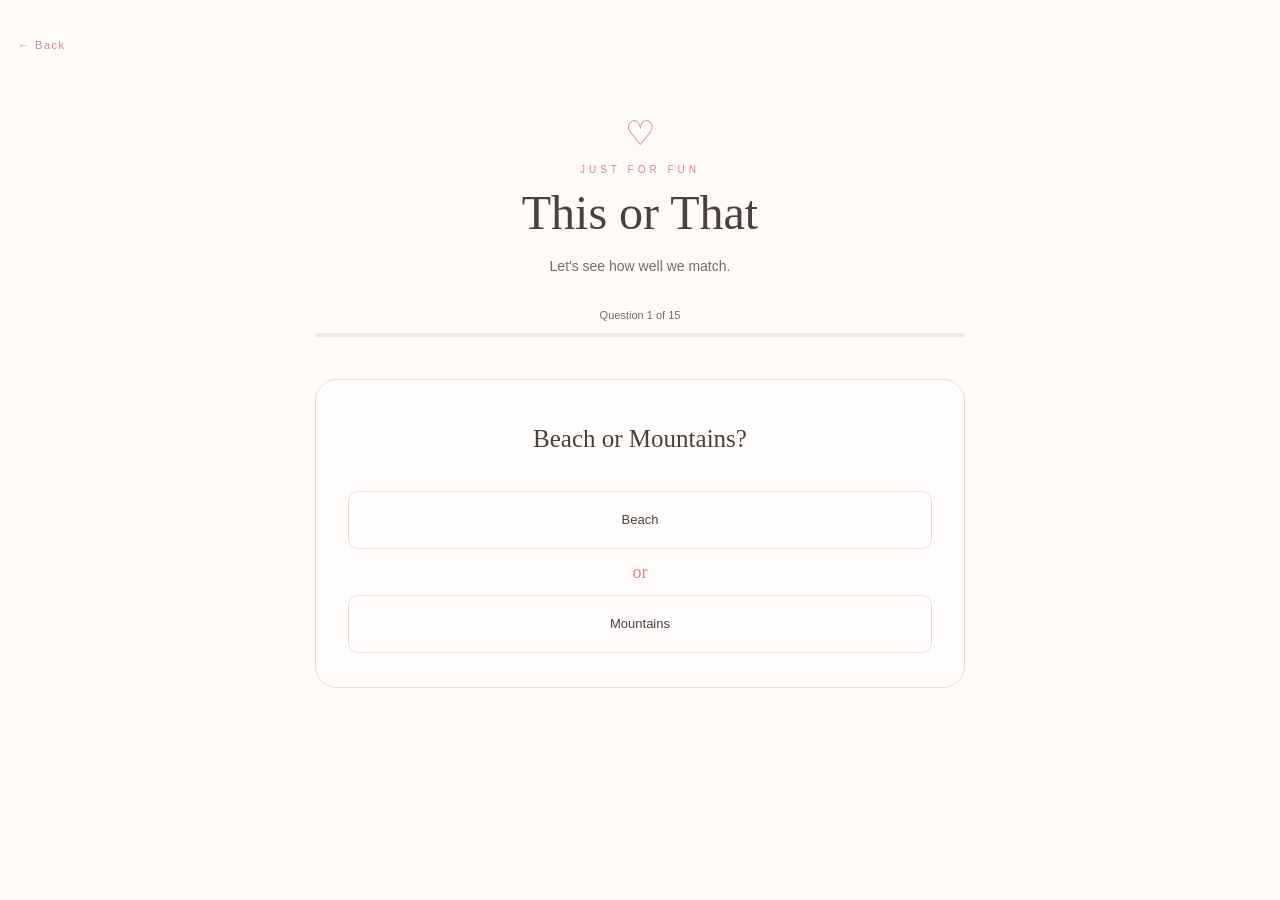
<file: this-or-that.html>
<!DOCTYPE html>
<html lang="en">
<head>
    <meta charset="UTF-8">
    <meta name="viewport" content="width=device-width, initial-scale=1.0">

    <title>This or That ♡</title>

    <link rel="stylesheet" href="style.css?v=5">
</head>

<body>

    <main class="thisOrThatPage">

        <button class="backButton" onclick="goHome()">
            ← Back
        </button>

        <div class="thisOrThatGame">

            <span class="littleHeart">♡</span>

            <p class="gameEyebrow">JUST FOR FUN</p>

            <h1>This or That</h1>

            <p class="gameIntro">
                Let's see how well we match.
            </p>

            <div class="progressText">
                Question <span id="questionNumber">1</span>
                of <span id="totalQuestions">10</span>
            </div>

            <div class="progressBar">
                <div class="progressFill" id="progressFill"></div>
            </div>

            <div class="questionBox">

                <h2 id="question">
                    Beach or Mountains?
                </h2>

                <div class="choices">

                    <button class="choiceButton" id="choiceOne">
                        Beach
                    </button>

                    <div class="orText">or</div>

                    <button class="choiceButton" id="choiceTwo">
                        Mountains
                    </button>

                </div>

            </div>

        </div>

    </main>

    <script src="this-or-that.js"></script>

</body>
</html>
</file>
<file: style.css>
/* ---------- RESET ---------- */

*{
    margin:0;
    padding:0;
    box-sizing:border-box;
}

body{

    font-family:'Poppins',sans-serif;

    background:linear-gradient(
        180deg,
        #FFF9F5,
        #FCEFE8,
        #F8EBDD
    );

    color:#2d2d2d;

    overflow-x:hidden;
    overflow-y:auto;

}

/* MAKE THIS OR THAT CARD MATCH THE OTHER CARDS */

a[href="this-or-that.html"] {
    background: #FFFDFC !important;
}

/* MAKE THE THIS OR THAT HEART MATCH SPECIAL DELIVERY */

a[href="this-or-that.html"] .card-icon,
a[href="this-or-that.html"] .icon,
a[href="this-or-that.html"] .fun-icon {
    color: #D9828F !important;
    font-family: Arial, sans-serif !important;
    font-size: 32px !important;
    font-weight: 300 !important;
    line-height: 1 !important;
}
/* ---------- LANDING PAGE ---------- */

#landing{

    height:100vh;

    display:flex;

    flex-direction:column;

    justify-content:center;

    align-items:center;

    text-align:center;

    transition:.5s;

}

#landing h1{

    font-size:72px;

    color:#F4B547;

    font-weight:600;

    margin-bottom:20px;

}

#landing p{

    color:#666;

    margin-bottom:70px;

    font-size:18px;

}

#landing button{

    width:320px;

    height:60px;

    border:none;

    border-radius:999px;

    background:#F6C7B8;

    color:white;

    font-size:18px;

    cursor:pointer;

    transition:.3s;

}

#landing button:hover{

    transform:translateY(-4px);

    box-shadow:0 10px 30px rgba(0,0,0,.12);

}

/* ---------- HOME ---------- */

#home{

    display:none;

    min-height:100vh;

    padding:50px;

    overflow-y:auto;

}

#home h2{

    text-align:center;

    font-size:40px;

    margin-bottom:30px;

    color:#7A5E57;

}

.search{

    display:block;

    width:420px;

    margin:0 auto 40px;

    padding:18px;

    border:none;

    border-radius:20px;

    outline:none;

    font-size:16px;

    box-shadow:0 8px 20px rgba(0,0,0,.05);

}

.grid{

    width:500px;

    margin:auto;

    display:grid;

    grid-template-columns:repeat(2,1fr);

    gap:25px;

}

.card{

    background:white;
    border-radius:30px;
    padding:35px;
    min-height:170px;

    display:flex;
    flex-direction:column;
    justify-content:center;
    align-items:center;

    cursor:pointer;

    transition:.3s;

    box-shadow:0 12px 30px rgba(0,0,0,.08);

}

.card:hover{

    transform:translateY(-8px);

}


.card span{

    margin-top:15px;

    font-size:18px;

    font-weight:500;

}

#lettersPage,
#reasonsPage,
#songsPage,
#moviesPage,
#moodPage{

    display:none;

    padding:40px;

    min-height:100vh;

    overflow-y:auto;

}

#lettersPage h2,
#reasonsPage h2,
#songsPage h2,
#moviesPage h2,
#moodPage h2{

    color:#D98AA6;

}

.backBtn{

    background:#F6C7B8;

    color:white;

    border:none;

    border-radius:30px;

    padding:12px 28px;

    font-family:'Poppins',sans-serif;

    font-size:18px;

    cursor:pointer;

    transition:.3s;

    margin-bottom:30px;

}

.backBtn:hover{

    transform:translateY(-3px);

    box-shadow:0 10px 20px rgba(0,0,0,.12);

}

.letter,
.reason,
.song,
.movie{

    background:white;

    border-radius:20px;

    padding:25px;

    margin-bottom:20px;

    box-shadow:0 8px 20px rgba(0,0,0,.08);

}

.letter h3,
.song h3,
.movie h3{

    margin-bottom:12px;

}

.letterBtn{

    width:100%;
    background:#fff;
    border:none;
    border-radius:18px;
    padding:20px;
    font-size:18px;
    cursor:pointer;
    text-align:left;
    box-shadow:0 8px 20px rgba(0,0,0,.08);

}

.letterBtn:hover{

    transform:scale(1.02);

}

.letterContent{

    display:none;

    margin-top:15px;

    background:white;

    padding:20px;

    border-radius:15px;

}

/* ===== PREMIUM ANIMATIONS ===== */

body{
    animation: fadeBody .8s ease;
}

@keyframes fadeBody{
    from{
        opacity:0;
    }
    to{
        opacity:1;
    }
}

.card,
.letterBtn,
.song,
.movie,
.reason,
.backBtn,
#landing button{

    transition:all .3s ease;

}

.card:hover{

    transform:translateY(-8px) scale(1.02);

    box-shadow:0 18px 40px rgba(0,0,0,.12);

}

.backBtn:hover{

    transform:translateY(-2px);

}

.song:hover,
.movie:hover,
.reason:hover{

    transform:translateY(-4px);

    box-shadow:0 16px 35px rgba(0,0,0,.12);

}

.letterContent{

    animation:openLetter .35s ease;

}

@keyframes openLetter{

    from{

        opacity:0;

        transform:translateY(-15px);

    }

    to{

        opacity:1;

        transform:translateY(0);

    }

}

.loveMessage{

    margin:70px auto 30px;

    max-width:650px;

    text-align:center;

    color:#7a6660;

    font-size:17px;

    line-height:1.9;

    opacity:.85;

}

/* ---------- MOBILE ---------- */

@media (max-width: 768px){

    #landing h1{
        font-size:48px;
    }

    #landing p{
        font-size:16px;
        width:90%;
    }

    #landing button{
        width:85%;
    }

    #home{

        padding:25px;

    }

    #gameComplete{

    width:95%;

    max-height:90vh;

    padding:20px;

}

    #home h2{

        font-size:32px;

    }

    .grid{

        width:100%;

        grid-template-columns:1fr;

        gap:18px;

    }

    .card{

        height:140px;

        font-size:45px;

    }

    .loveMessage{

        margin-top:40px;

        width:100%;

        font-size:15px;

    }

    #lettersPage,
    #songsPage,
    #reasonsPage,
    #moviesPage,
    #moodPage,
    #gamePage{

    padding:20px;

}

}

/* ==========================================
   CATCH MY LOVE
========================================== */

#gamePage{

    display:none;

    min-height:100vh;

    padding:40px;

    text-align:center;

}

.gameIntro{

    margin:25px auto;

    color:#8c7b75;

    max-width:450px;

    line-height:1.8;

}

#startGame{

    margin:20px 0 35px;

    padding:15px 35px;

    border:none;

    border-radius:999px;

    background:#f8bfd2;

    color:white;

    font-size:18px;

    cursor:pointer;

    transition:.3s;

}

#startGame:hover{

    transform:translateY(-4px);

    box-shadow:0 10px 30px rgba(0,0,0,.12);

}


#gameContainer{

    position:relative;

    width:650px;

    max-width:100%;

    height:500px;

    margin:0 auto;

    background:white;

    border-radius:30px;

    overflow:hidden;

    box-shadow:0 15px 40px rgba(0,0,0,.08);

    display:none;

}

#score{

    position:absolute;

    top:20px;

    left:20px;

    font-size:22px;

    font-weight:bold;

    color:#E56A6A;

}

#basket{

    position:absolute;

    bottom:20px;

    left:50%;

    transform:translateX(-50%);

    font-size:55px;

    user-select:none;

    transition:.05s;

}

.heart{

    position:absolute;

    font-size:32px;

    pointer-events:none;

}

#popupMessage{

    position:absolute;

    top:50%;

    left:50%;

    transform:translate(-50%,-50%);

    background:white;

    padding:25px 35px;

    border-radius:25px;

    display:none;

    box-shadow:0 15px 35px rgba(0,0,0,.15);

    z-index:999;

    max-width:320px;

    line-height:1.7;

    width:90%;

}

#gameComplete{

    position:absolute;

    top:50%;

    left:50%;

    transform:translate(-50%,-50%);

    background:white;

    padding:30px;

    border-radius:30px;

    display:none;

    max-width:600px;

    width:90%;

    max-height:85vh;

    overflow-y:auto;

    -webkit-overflow-scrolling: touch;

    box-shadow:0 20px 45px rgba(0,0,0,.15);

    z-index:999;

}

#playAgain{

    margin-top:25px;

    padding:14px 30px;

    border:none;

    border-radius:999px;

    background:#f8bfd2;

    color:white;

    cursor:pointer;

}

.gameSection{

    width:100%;

    margin-top:20px;

}

.gameButton{

    width:100%;
    height:140px;

    background:#fff;

    border:none;

    border-radius:30px;

    font-size:18px;

    font-weight:500;

    cursor:pointer;

    box-shadow:0 10px 30px rgba(0,0,0,.08);

    transition:.25s;
    
    font-family: 'Poppins', sans-serif;

}

.gameButton:hover{

    transform:translateY(-8px) scale(1.02);

    box-shadow:0 18px 40px rgba(0,0,0,.12);

}

.gameButton{

    display:flex;
    flex-direction:column;
    justify-content:center;
    align-items:center;
    gap:12px;

}

.gameEmoji{

    font-size:45px;

    line-height:1;

}

#continueGame{

    display:block;

    width:100%;

    max-width:240px;

    margin:20px auto 0;

    padding:14px 20px;

    border:none;

    border-radius:30px;

    background:#f6c7b8;

    color:white;

    font-family:'Poppins',sans-serif;

    font-size:16px;

    font-weight:500;

    cursor:pointer;

    transition:.3s;

}

#continueGame:hover{

    transform:translateY(-2px);

    box-shadow:0 10px 20px rgba(0,0,0,.12);

}

#finalLetter{

    text-align:left;

    line-height:1.8;

}

.lastUpdated{

    text-align:center;

    margin-top:15px;

    margin-bottom:40px;

    font-size:14px;

    color:#9b8d87;

    opacity:.8;

}

/* ---------- MOOD CHECK ---------- */

#moodPage{

    display:none;

    min-height:100vh;

    padding:40px;

    text-align:center;

}

.moodIntro{

    margin:15px 0 30px;

    color:#8c7b75;

    font-size:17px;

}

.moodGrid{

    width:100%;

    max-width:650px;

    margin:0 auto;

    display:grid;

    grid-template-columns:repeat(2,1fr);

    gap:20px;

}

.moodCard{

    min-height:140px;

    border:none;

    border-radius:28px;

    background:white;

    box-shadow:0 12px 30px rgba(0,0,0,.08);

    font-family:'Poppins',sans-serif;

    font-size:38px;

    cursor:pointer;

    display:flex;

    flex-direction:column;

    justify-content:center;

    align-items:center;

    gap:12px;

    transition:.3s;

}

.moodCard span{

    font-size:17px;

    font-weight:500;

}

.moodCard:hover{

    transform:translateY(-6px) scale(1.02);

    box-shadow:0 18px 40px rgba(0,0,0,.12);

}

#moodMessage{

    max-width:650px;

    margin:30px auto 0;

    text-align:left;

    line-height:1.8;

}

@media(max-width:768px){

    #moodPage{

        padding:20px;

    }

    .moodGrid{

        grid-template-columns:1fr;

        gap:16px;

    }

    .moodCard{

        min-height:125px;

    }

}

#home .gamesTitle{

    text-align:center;

    margin:45px 0 20px;

    font-size:28px;

    font-weight:600;

    color:#F4B547;

}

.homeSubtitle{

    text-align:center;

    color:#B78495;

    font-size:16px;

    margin-top:8px;

    margin-bottom:35px;

    font-weight:400;

}

@media(max-width:768px){

    #gamePage{
        padding:20px;
    }

}

#moodMessage{

    display:none;

    background:white;

    border-radius:28px;

    padding:30px;

    box-shadow:0 12px 30px rgba(0,0,0,.08);

    color:#7A5E57;

}

#moodMessage h3{

    color:#D98AA6;

    text-align:center;

    margin-bottom:18px;

}

#moodMessage p{

    line-height:1.8;

}

.feelBetterBtn{

    display:block;

    margin:25px auto 0;

    padding:13px 26px;

    border:none;

    border-radius:30px;

    background:#F6C7B8;

    color:white;

    font-family:'Poppins',sans-serif;

    font-size:16px;

    cursor:pointer;

    transition:.3s;

}

.feelBetterBtn:hover{

    transform:translateY(-2px);

    box-shadow:0 10px 20px rgba(0,0,0,.12);

}

/* ---------- MOOD CHECK ENDING ---------- */

.happyEnding{

    text-align:center;

}

.happyEnding p{

    text-align:center;

    line-height:1.8;

}

.floatingHearts{

    display:flex;

    justify-content:center;

    gap:15px;

    margin-bottom:15px;

    font-size:28px;

}

.floatingHearts span{

    display:inline-block;

    animation:floatHeart 1.4s ease-in-out infinite;

}

.floatingHearts span:nth-child(2){

    animation-delay:.2s;

}

.floatingHearts span:nth-child(3){

    animation-delay:.4s;

}

@keyframes floatHeart{

    0%,
    100%{

        transform:translateY(0);

        opacity:.7;

    }

    50%{

        transform:translateY(-12px);

        opacity:1;

    }

}

.backToMoodsBtn{

    display:block;

    margin:25px auto 0;

    padding:13px 26px;

    border:none;

    border-radius:30px;

    background:#F6C7B8;

    color:white;

    font-family:'Poppins',sans-serif;

    font-size:16px;

    font-weight:500;

    cursor:pointer;

    transition:.3s;

}

.backToMoodsBtn:hover{

    transform:translateY(-2px);

    box-shadow:0 10px 20px rgba(0,0,0,.12);

}


/* ---------- SPECIAL DELIVERY ---------- */

#specialDelivery,
#proposalLetter,
#weddingInvite{

    display:none;

}

.deliveryBox{

    text-align:center;

}

.deliverySmallText{

    color:#B78495;

    font-size:16px;

    margin-bottom:12px;

}

.deliveryEnvelope{

    display:inline-block;

    font-size:85px;

    margin:10px 0 15px;

    animation:deliveryFloat 2s ease-in-out infinite;

}

@keyframes deliveryFloat{

    0%,
    100%{

        transform:translateY(0) rotate(-2deg);

    }

    50%{

        transform:translateY(-10px) rotate(2deg);

    }

}

.deliveryLabel{

    width:100%;

    max-width:370px;

    margin:22px auto;

    padding:20px;

    border:2px dashed #F6C7B8;

    border-radius:20px;

    background:#FFF9F5;

    color:#7A5E57;

    text-align:left;

    line-height:1.9;

}

.deliveryLabel strong{

    color:#D98AA6;

}

.deliveryWarning{

    max-width:450px;

    margin:20px auto;

    color:#B78495;

    font-size:14px;

    font-style:italic;

    line-height:1.7;

}

#openLetterBtn{

    margin-top:10px;

    padding:14px 28px;

    border:none;

    border-radius:30px;

    background:#F6C7B8;

    color:white;

    font-family:'Poppins',sans-serif;

    font-size:16px;

    font-weight:500;

    cursor:pointer;

    transition:.3s;

}

#openLetterBtn:hover{

    transform:translateY(-3px);

    box-shadow:0 10px 20px rgba(0,0,0,.12);

}

/* ---------- PROPOSAL LETTER ---------- */

#proposalPage{
    display:none;
    min-height:100vh;
    padding:40px;
    text-align:center;
}

#proposalLetter{
    display:none;
    width:100%;
    max-width:680px;
    margin:0 auto;
    padding:40px;
    background:white;
    border:2px solid #F8D8D0;
    border-radius:32px;
    box-shadow:0 18px 45px rgba(122,94,87,.12);
    animation:proposalAppear .5s ease;
}

@keyframes proposalAppear{
    from{
        opacity:0;
        transform:translateY(20px);
    }

    to{
        opacity:1;
        transform:translateY(0);
    }
}

#proposalLetter .proposalIcon{
    font-size:65px;
    line-height:1;
    margin-bottom:15px;
}

#proposalLetter h2{
    color:#D98AA6;
    font-size:32px;
    margin-bottom:24px;
}

.proposalText{
    padding:24px;
    background:#FFF9F5;
    border-radius:22px;
    color:#7A5E57;
    font-size:17px;
    line-height:1.9;
    text-align:left;
}

.proposalQuestion{
    margin-top:25px;
    padding:18px;
    background:#FFF4D6;
    border-radius:20px;
    color:#E56A6A;
    font-size:22px;
    font-weight:600;
}

#proposalYesBtn{
    margin-top:25px;
    padding:15px 30px;
    border:none;
    border-radius:999px;
    background:linear-gradient(135deg,#F6C7B8,#EFA8BC);
    color:white;
    font-family:'Poppins',sans-serif;
    font-size:16px;
    font-weight:600;
    cursor:pointer;
    box-shadow:0 10px 24px rgba(217,138,166,.25);
    transition:.3s;
}

#proposalYesBtn:hover{
    transform:translateY(-3px);
    box-shadow:0 15px 30px rgba(217,138,166,.35);
}

@media(max-width:768px){

    #proposalPage{
        padding:20px;
    }

    #proposalLetter{
        padding:28px 20px;
        border-radius:28px;
    }

    #proposalLetter h2{
        font-size:27px;
    }

    .proposalText{
        padding:20px;
        font-size:15px;
    }

    .proposalQuestion{
        font-size:19px;
    }

    #proposalYesBtn{
        width:100%;
        max-width:300px;
    }
}

/* ---------- WEDDING INVITATION AND VOWS ---------- */

#proposalPage{

    background:
        radial-gradient(
            circle at 15% 18%,
            rgba(246,199,184,.55) 0 90px,
            transparent 91px
        ),
        radial-gradient(
            circle at 85% 12%,
            rgba(255,229,145,.5) 0 105px,
            transparent 106px
        ),
        radial-gradient(
            circle at 90% 82%,
            rgba(217,138,166,.22) 0 125px,
            transparent 126px
        ),
        linear-gradient(
            180deg,
            #FFF9F5,
            #FCEFE8,
            #F8EBDD
        );

    background-attachment:fixed;

}

#weddingInvite,
#vowsSection{

    display:none;

    width:100%;

    max-width:680px;

    margin:0 auto;

    padding:40px;

    background:rgba(255,255,255,.94);

    border:2px solid #F8D8D0;

    border-radius:32px;

    box-shadow:0 18px 45px rgba(122,94,87,.14);

    animation:proposalAppear .5s ease;

}

#weddingInvite .inviteNames{

    margin:18px 0;

    color:#E56A6A;

    font-size:30px;

    font-weight:600;

}

#weddingInvite .inviteDetails{

    margin:25px 0;

    padding:18px;

    background:#FFF4D6;

    border-radius:20px;

    color:#7A5E57;

    font-size:17px;

    line-height:1.8;

}

#weddingInvite .inviteNote{

    color:#B78495;

    font-style:italic;

}

#inviteToVowsBtn{

    margin-top:28px;

    padding:15px 30px;

    border:none;

    border-radius:999px;

    background:linear-gradient(
        135deg,
        #F6C7B8,
        #EFA8BC
    );

    color:white;

    font-family:'Poppins',sans-serif;

    font-size:16px;

    font-weight:600;

    cursor:pointer;

    box-shadow:0 10px 24px rgba(217,138,166,.25);

    transition:.3s;

}

#inviteToVowsBtn:hover{

    transform:translateY(-3px);

    box-shadow:0 15px 30px rgba(217,138,166,.35);

}

.vowCard{

    margin-top:22px;

    padding:25px;

    background:#FFF9F5;

    border:1px solid #F8D8D0;

    border-radius:22px;

    color:#7A5E57;

    line-height:1.9;

    text-align:left;

}

.vowCard h3{

    margin-bottom:15px;

    color:#D98AA6;

    text-align:center;

}

@media(max-width:768px){

    #weddingInvite,
    #vowsSection{

        padding:28px 20px;

        border-radius:28px;

    }

    #inviteToVowsBtn{

        width:100%;

        max-width:300px;

    }

    .vowCard{

        padding:20px;

    }

}

/* ---------- I DO AND CERTIFICATE ---------- */

#certificateSection{
    display:none;
}

.ceremonyQuestion{
    margin-top:28px;
    padding:22px;
    background:#FFF4D6;
    border-radius:22px;
    color:#7A5E57;
    font-size:18px;
    line-height:1.8;
    text-align:center;
}

#iDoBtn,
#weddingHomeBtn{
    margin-top:22px;
    padding:15px 32px;
    border:none;
    border-radius:999px;
    background:linear-gradient(
        135deg,
        #F6C7B8,
        #EFA8BC
    );
    color:white;
    font-family:'Poppins',sans-serif;
    font-size:16px;
    font-weight:600;
    cursor:pointer;
    box-shadow:0 10px 24px rgba(217,138,166,.25);
    transition:.3s;
}

#iDoBtn:hover,
#weddingHomeBtn:hover{
    transform:translateY(-3px) scale(1.02);
    box-shadow:0 15px 30px rgba(217,138,166,.35);
}

.certificateIntro{
    margin:0 auto 25px;
    color:#B78495;
    font-size:17px;
    line-height:1.8;
}

.certificateImage{
    display:block;
    width:100%;
    max-width:580px;
    height:auto;
    margin:0 auto;
    border-radius:20px;
    box-shadow:0 14px 35px rgba(122,94,87,.16);
}

.certificateEnding{
    max-width:520px;
    margin:25px auto 0;
    color:#7A5E57;
    line-height:1.8;
    font-style:italic;
}

@media(max-width:768px){

    .ceremonyQuestion{
        padding:18px;
        font-size:16px;
    }

    #iDoBtn,
    #weddingHomeBtn{
        width:100%;
        max-width:300px;
    }

    .certificateImage{
        border-radius:15px;
    }

}

/* Keep wedding steps hidden until their buttons are pressed */

#proposalLetter,
#weddingInvite,
#vowsSection,
#ceremonySection,
#certificateSection{
    display:none;
}

#vowsToCeremonyBtn{

    display:block;

    width:100%;

    max-width:300px;

    margin:28px auto 0;

    padding:15px 28px;

    border:none;

    border-radius:999px;

    background:linear-gradient(
        135deg,
        #F6C7B8,
        #EFA8BC
    );

    color:white;

    font-family:'Poppins',sans-serif;

    font-size:16px;

    font-weight:600;

    cursor:pointer;

    box-shadow:0 10px 24px rgba(217,138,166,.25);

    transition:.3s;

}

#vowsToCeremonyBtn:hover{

    transform:translateY(-3px) scale(1.02);

    box-shadow:0 15px 30px rgba(217,138,166,.35);

}

#certificateSection{
    display:none;
}

.certificateBox{
    text-align:center;
}

.certificateIntro{
    margin-bottom:25px;
    color:#B78495;
    font-size:17px;
    line-height:1.8;
}

.certificateImage{
    display:block;
    width:100%;
    max-width:580px;
    height:auto;
    margin:0 auto;
    border-radius:20px;
    box-shadow:0 14px 35px rgba(122,94,87,.18);
}

.certificateEnding{
    max-width:520px;
    margin:25px auto 0;
    color:#7A5E57;
    line-height:1.8;
    font-style:italic;
}

#weddingHomeBtn{
    display:block;
    width:100%;
    max-width:320px;
    margin:25px auto 0;
    padding:15px 28px;
    border:none;
    border-radius:999px;
    background:linear-gradient(135deg,#F6C7B8,#EFA8BC);
    color:white;
    font-family:'Poppins',sans-serif;
    font-size:16px;
    font-weight:600;
    cursor:pointer;
    box-shadow:0 10px 24px rgba(217,138,166,.25);
    transition:.3s;
}

#weddingHomeBtn:hover{
    transform:translateY(-3px);
    box-shadow:0 15px 30px rgba(217,138,166,.35);
}

/* ---------- SPECIAL HOMEPAGE LETTER CARD ---------- */

#proposalBtn{
    position:relative;

    background:linear-gradient(
        135deg,
        #FFF7F2,
        #FCE0E8,
        #FFF1B8
    );

    border:2px dashed #EFA8BC;

    box-shadow:
        0 14px 35px rgba(217,138,166,.2),
        0 0 0 6px rgba(255,244,214,.65);

    overflow:hidden;

    animation:specialCardGlow 2.5s ease-in-out infinite;
}

#proposalBtn::before{
    content:"SPECIAL";

    position:absolute;

    top:15px;
    right:15px;

    padding:6px 11px;

    border-radius:999px;

    background:#E56A6A;

    color:white;

    font-size:10px;
    font-weight:700;
    letter-spacing:1px;

    transform:rotate(4deg);
}

#proposalBtn span{
    color:#B85F7D;

    font-weight:600;
}

#proposalBtn:hover{
    transform:translateY(-9px) scale(1.03);

    box-shadow:
        0 20px 45px rgba(217,138,166,.3),
        0 0 0 7px rgba(255,244,214,.8);
}

@keyframes specialCardGlow{

    0%,
    100%{
        box-shadow:
            0 14px 35px rgba(217,138,166,.18),
            0 0 0 5px rgba(255,244,214,.55);
    }

    50%{
        box-shadow:
            0 18px 42px rgba(217,138,166,.3),
            0 0 0 8px rgba(255,244,214,.8);
    }

}

/* =========================================================
   NEW MINIMAL DEAR SUGAR HOMEPAGE
========================================================= */

#home.homeRedesign{

    --cream:#FFFBF8;
    --paper:#FFFDFC;
    --pink:#D9828F;
    --softPink:#F7DEDE;
    --border:#E8DCD5;
    --brown:#4C403C;
    --muted:#786B66;
    --sage:#85865C;

    display:none;

    min-height:100vh;

    padding:35px 28px 50px;

    background:
        linear-gradient(
            180deg,
            #FFFCFA,
            #FFF9F5
        );

    color:var(--brown);

}


/* HEADER */

.homeHeader{

    width:100%;
    max-width:1000px;

    margin:0 auto 38px;

    display:grid;

    grid-template-columns:1fr auto 1fr;

    align-items:start;

}


.homeMenuDecoration{

    display:flex;

    align-items:center;

    gap:18px;

    padding-top:17px;

    width:70px;

    position:relative;

}


.homeMenuDecoration > span{

    position:absolute;

    left:0;

    width:26px;

    height:1.5px;

    background:#26201E;

}


.homeMenuDecoration > span:nth-child(1){

    top:18px;

}


.homeMenuDecoration > span:nth-child(2){

    top:25px;

}


.homeMenuDecoration > span:nth-child(3){

    top:32px;

}


.homeMenuDecoration b{

    margin-left:43px;

    margin-top:-3px;

    color:var(--pink);

    font-size:25px;

    font-weight:400;

}


.homeBrand{

    text-align:center;

}


.homeBrand h1{

    margin:0;

    font-family:'Playfair Display',serif;

    font-size:58px;

    line-height:1;

    font-weight:500;

    letter-spacing:-2px;

    color:#15100E;

}


.homeBrand h1 span{

    color:var(--pink);

    font-family:'Poppins',sans-serif;

    font-weight:300;

}


.homeBrand p{

    margin-top:20px;

    color:#625955;

    font-size:11px;

    font-weight:400;

    letter-spacing:5px;

}


.homeTinyNote{

    justify-self:end;

    margin-top:3px;

    text-align:left;

    font-family:'Caveat',cursive;

    font-size:18px;

    line-height:1.08;

    transform:rotate(-3deg);

    color:#423835;

}


.homeTinyNote span{

    display:block;

    color:var(--pink);

    font-family:'Poppins',sans-serif;

    font-size:24px;

    margin-left:55px;

    margin-top:3px;

}


/* MAIN WIDTH */

.homeMain{

    width:100%;

    max-width:1000px;

    margin:0 auto;

}


/* =========================================================
   BOUQUET HERO
========================================================= */

.bouquetHero{

    position:relative;

    width:100%;

    min-height:290px;

    padding:0;

    display:grid;

    grid-template-columns:45% 55%;

    align-items:center;

    border:1px solid var(--border);

    border-radius:22px;

    background:
        linear-gradient(
            110deg,
            #FFF9F6,
            #FFFCFA
        );

    overflow:hidden;

    color:inherit;

    font-family:'Poppins',sans-serif;

    text-align:left;

    cursor:pointer;

    box-shadow:
        0 7px 24px rgba(94,72,63,.055);

    transition:
        transform .25s ease,
        border-color .25s ease;

}


.bouquetHero:hover{

    transform:translateY(-2px);

    border-color:#DDC9C1;

}


/* line-art bouquet */

.bouquetSketch{

    position:relative;

    height:290px;

    display:flex;

    align-items:flex-end;

    justify-content:center;

}


.bouquetSketch svg{

    width:95%;

    height:100%;

    overflow:visible;

}


.flowerLines{

    fill:none;

    stroke:#81805C;

    stroke-width:1.4;

    stroke-linecap:round;

    stroke-linejoin:round;

}


.flowerLines circle{

    fill:#FFF9F6;

    stroke:#D09A90;

}


.bouquetPaper{

    fill:rgba(245,226,215,.22);

    stroke:#CBAE9F;

    stroke-width:1.1;

    stroke-linejoin:round;

}


.bouquetRibbon{

    fill:none;

    stroke:#B99988;

    stroke-width:1.4;

}


.bouquetTag{

    position:absolute;

    left:53%;

    bottom:42px;

    padding:8px 13px;

    border:1px solid #CEB6A8;

    border-radius:3px;

    background:#FFF8F1;

    color:#50433D;

    font-family:'Caveat',cursive;

    font-size:17px;

    line-height:1.05;

    transform:rotate(7deg);

}


/* bouquet words */

.bouquetHeroText{

    padding:40px 50px 40px 25px;

}


.deliveryLabelHome{

    display:block;

    margin-bottom:25px;

    color:var(--pink);

    font-size:11px;

    letter-spacing:4px;

}


#home .bouquetHero h2{

    margin:0;

    text-align:left;

    font-family:'Playfair Display',serif;

    font-size:35px;

    font-weight:500;

    color:#17110F;

}


.bouquetHero h2 span{

    color:var(--pink);

    font-family:'Poppins',sans-serif;

    font-weight:300;

}


.bouquetHeroText p{

    margin:23px 0;

    color:#544A46;

    font-size:15px;

}


.heroFakeButton{

    display:inline-flex;

    align-items:center;

    gap:22px;

    margin-top:5px;

    padding:13px 22px;

    border-radius:8px;

    background:#D9828F;

    color:white;

    font-size:14px;

    font-weight:400;

}


.heroFakeButton b{

    font-size:20px;

    font-weight:300;

}


/* =========================================================
   SECTION HEADINGS
========================================================= */

#home .homeSectionTitle{

    display:flex;

    flex-direction:column;

    align-items:center;

    gap:3px;

    margin:34px 0 14px;

    color:#3D3430;

    font-family:'Poppins',sans-serif;

    font-size:12px;

    font-weight:400;

    letter-spacing:5px;

}


#home .homeSectionTitle span{

    color:var(--pink);

    font-size:17px;

    font-weight:300;

    letter-spacing:0;

}


/* =========================================================
   FOR YOU
========================================================= */

.forYouGrid{

    display:grid;

    grid-template-columns:repeat(2,1fr);

    gap:18px;

}


.forYouItem{

    min-height:98px;

    padding:18px 24px;

    display:grid;

    grid-template-columns:42px 1fr 25px;

    gap:18px;

    align-items:center;

    border:1px solid var(--border);

    border-radius:18px;

    background:rgba(255,255,255,.35);

    color:var(--brown);

    font-family:'Poppins',sans-serif;

    text-align:left;

    cursor:pointer;

    transition:.25s ease;

}


.forYouItem:hover{

    transform:translateY(-2px);

    border-color:#D9C7BF;

    background:#FFFCFA;

}


.lineIcon{

    width:34px;

    height:34px;

    color:var(--pink);

}


.lineIcon svg{

    width:100%;

    height:100%;

    fill:none;

    stroke:currentColor;

    stroke-width:1.4;

    stroke-linecap:round;

    stroke-linejoin:round;

}


.featureText{

    display:flex;

    flex-direction:column;

    gap:6px;

}


.featureText strong{

    font-family:'Playfair Display',serif;

    font-size:22px;

    font-weight:500;

    color:#2C2421;

}


.featureText small{

    color:#6D625D;

    font-size:13px;

    font-weight:400;

}


.featureArrow{

    justify-self:end;

    color:var(--pink);

    font-size:24px;

    font-weight:300;

}


/* =========================================================
   ALL THINGS US
========================================================= */

.thingsGrid{

    display:grid;

    grid-template-columns:repeat(4,1fr);

    gap:16px;

}


.minimalCard{

    position:relative;

    min-height:174px;

    padding:20px;

    display:flex;

    flex-direction:column;

    align-items:flex-start;

    border:1px solid var(--border);

    border-radius:17px;

    background:rgba(255,255,255,.28);

    color:var(--brown);

    font-family:'Poppins',sans-serif;

    text-align:left;

    cursor:pointer;

    transition:.25s ease;

}


.minimalCard:hover{

    transform:translateY(-3px);

    border-color:#D8C4BC;

    background:#FFFCFA;

}


.tinyCardHeart{

    position:absolute;

    top:16px;

    right:17px;

    color:var(--pink);

    font-size:19px;

}


.miniLineIcon{

    width:30px;

    height:30px;

    margin-bottom:18px;

    color:var(--sage);

}


.miniLineIcon svg{

    width:100%;

    height:100%;

    fill:none;

    stroke:currentColor;

    stroke-width:1.4;

    stroke-linecap:round;

    stroke-linejoin:round;

}


.miniTextIcon{

    display:block;

    height:30px;

    margin-bottom:18px;

    color:var(--sage);

    font-family:'Playfair Display',serif;

    font-size:32px;

    line-height:28px;

    font-weight:400;

}


.minimalCard strong{

    margin-bottom:9px;

    font-family:'Playfair Display',serif;
    
    font-size:19px;

    line-height:1.2;

    font-weight:500;

    color:#2B2320;

}


.minimalCard small{

    max-width:160px;

    color:#6C625E;

    font-size:12px;

    line-height:1.7;

}


.miniArrow{

    margin-top:auto;

    align-self:flex-end;

    color:var(--sage);

    font-size:23px;

}

/* =========================================================
   FINAL MOBILE FIXES
   ========================================================= */

@media (max-width: 600px){

    /* -------------------------
       FLOWER MEANING CARDS
       ------------------------- */

    .flowerMeaningGrid{
        grid-template-columns:1fr !important;
        gap:14px !important;
        width:100% !important;
        padding:0 10px !important;
        box-sizing:border-box !important;
    }

    .flowerMeaningGrid .flowerMeaningCard{
        width:100% !important;
        min-width:0 !important;
        grid-column:auto !important;
        box-sizing:border-box !important;
    }


    /* -------------------------
       PREVIOUS BOUQUETS
       ------------------------- */

    .previousBouquets{
        width:100% !important;
        max-width:100% !important;
        margin:45px auto 0 !important;
        padding:0 !important;
        left:auto !important;
        right:auto !important;
        transform:none !important;
        position:relative !important;
        box-sizing:border-box !important;
    }

    .previousBouquets .bouquetDivider{
        width:90% !important;
        max-width:420px !important;
        margin-left:auto !important;
        margin-right:auto !important;
    }

    .previousBouquets .bouquetArchiveCard{
        width:100% !important;
        max-width:490px !important;
        margin-left:auto !important;
        margin-right:auto !important;
        box-sizing:border-box !important;
    }


    /* -------------------------
       BIRTHDAY CAKE
       ------------------------- */

    .birthdayCake{
        width:100% !important;
        height:320px !important;
        margin:0 auto !important;
        display:flex !important;
        align-items:center !important;
        justify-content:center !important;
        transform:none !important;
        box-sizing:border-box !important;
    }

    .birthdayCakeImage{
        display:block !important;
        width:min(88vw, 360px) !important;
        height:auto !important;
        max-width:360px !important;
        margin:-25px auto 0 !important;
        object-fit:contain !important;
    }

    .birthdayCakeButton{
        display:inline-flex !important;
        width:max-content !important;
        margin:5px auto 0 !important;
        padding:11px 20px !important;
        background:#FFFDFC !important;
        border:1px solid #E5D7D1 !important;
        border-radius:999px !important;
        color:#C85C70 !important;
        font-family:'Poppins',sans-serif !important;
        font-size:10px !important;
        font-weight:500 !important;
        letter-spacing:1.4px !important;
        line-height:1.2 !important;
        appearance:none !important;
        -webkit-appearance:none !important;
        box-shadow:none !important;
    }

    .birthdayCakeWish{
        margin:14px auto 0 !important;
        font-size:22px !important;
        line-height:1.4 !important;
    }


    /* -------------------------
       BIRTHDAY GIFT
       ------------------------- */

    .birthdaySurpriseSection{
        width:100% !important;
        padding:30px 15px 40px !important;
        margin:35px auto 50px !important;
        box-sizing:border-box !important;
    }

    .birthdaySurprise{
        width:100% !important;
        max-width:100% !important;
    }

    .birthdayGiftBox{
        margin:20px auto 28px !important;
    }

    .birthdaySurprise h3{
        font-size:20px !important;
        margin-bottom:16px !important;
    }

    .birthdayGiftButton{
        display:inline-flex !important;
        align-items:center !important;
        justify-content:center !important;
        width:auto !important;
        height:auto !important;
        padding:9px 18px !important;
        background:transparent !important;
        color:#D9828F !important;
        border:1px solid #D9828F !important;
        border-radius:8px !important;
        font-family:'Poppins',sans-serif !important;
        font-size:10px !important;
        font-weight:500 !important;
        letter-spacing:1px !important;
        line-height:1.2 !important;
        appearance:none !important;
        -webkit-appearance:none !important;
        box-shadow:none !important;
    }


    /* -------------------------
       BIRTHDAY LETTER
       ------------------------- */

    .birthdayGiftReveal{
        padding:15px !important;
    }

    .birthdayGiftLetter{
        width:100% !important;
        max-width:100% !important;
        max-height:88vh !important;
        padding:35px 22px 30px !important;
        border-radius:16px !important;
        box-sizing:border-box !important;
        overflow-y:auto !important;
    }

    .birthdayGiftLetter h2{
        font-size:30px !important;
        line-height:1.2 !important;
    }

    .birthdayGiftLetterText{
        font-size:16px !important;
        line-height:1.65 !important;
    }

}

.minimalCard:nth-child(2) .miniLineIcon,
.minimalCard:nth-child(2) .miniArrow,
.minimalCard:nth-child(4) .miniLineIcon,
.minimalCard:nth-child(4) .miniArrow{

    color:var(--pink);

}


/* reasons is deliberately tiny */

.quietReasons{

    display:flex;

    align-items:center;

    gap:14px;

    margin:16px auto 0;

    padding:5px 10px;

    border:none;

    background:transparent;

    color:#9D797D;

    font-family:'Poppins',sans-serif;

    font-size:12px;

    cursor:pointer;

}


.quietReasons span{

    font-size:17px;

}


.quietReasons:hover{

    color:#C66F7A;

}


/* =========================================================
   GAME
========================================================= */

.gameStrip{

    width:100%;

    min-height:105px;

    padding:18px 55px;

    display:grid;

    grid-template-columns:100px 1fr auto;

    align-items:center;

    border:1px solid var(--border);

    border-radius:18px;

    background:
        linear-gradient(
            100deg,
            rgba(251,230,228,.48),
            rgba(255,255,255,.35)
        );

    color:var(--brown);

    font-family:'Poppins',sans-serif;

    text-align:left;

    cursor:pointer;

    transition:.25s ease;

}


.gameStrip:hover{

    transform:translateY(-2px);

    border-color:#D9C6BE;

}


.gameLineHeart{

    width:52px;

    height:52px;

    color:var(--pink);

}


.gameLineHeart svg{

    width:100%;

    height:100%;

    fill:none;

    stroke:currentColor;

    stroke-width:1.35;

    stroke-linecap:round;

    stroke-linejoin:round;

}


.gameStripText{

    display:flex;

    flex-direction:column;

    gap:6px;

}


.gameStripText strong{

    font-family:'Playfair Display',serif;

    font-size:23px;

    font-weight:500;

}


.gameStripText small{

    color:#6C615D;

    font-size:13px;

}


.playGameButton{

    display:flex;

    gap:20px;

    align-items:center;

    padding:11px 22px;

    border:1px solid var(--pink);

    border-radius:8px;

    color:var(--pink);

    font-size:13px;

}


.playGameButton b{

    font-size:19px;

    font-weight:300;

}


/* =========================================================
   SPECIAL LETTER
========================================================= */

#proposalBtn.specialFeature{

    position:relative;

    width:100%;

    min-height:115px;

    padding:18px 55px;

    display:grid;

    grid-template-columns:135px 1fr 40px;

    align-items:center;

    border:1px solid var(--border);

    border-radius:18px;

    background:
        linear-gradient(
            100deg,
            #FFF9F4,
            #FFFCFA
        );

    color:var(--brown);

    font-family:'Poppins',sans-serif;

    text-align:left;

    cursor:pointer;

    box-shadow:none;

    overflow:hidden;

    animation:none;

    transition:.25s ease;

}


#proposalBtn.specialFeature:hover{

    transform:translateY(-2px) scale(1);

    border-color:#D9C4BC;

    box-shadow:none;

}


#proposalBtn::before{

    content:none;

}


.specialLineHeart{

    width:55px;

    height:55px;

    justify-self:center;

    color:var(--pink);

}


.specialLineHeart svg{

    width:100%;

    height:100%;

    fill:none;

    stroke:currentColor;

    stroke-width:1.15;

}


#proposalBtn.specialFeature .specialCopy{

    display:flex;

    flex-direction:column;

    align-items:flex-start;

    gap:5px;

    color:var(--brown);

    font-weight:400;

}


#proposalBtn.specialFeature .specialCopy strong{

    color:#2A211E;

    font-family:'Playfair Display',serif;

    font-size:23px;

    font-weight:500;

}


#proposalBtn.specialFeature .specialCopy small{

    color:#70625D;

    font-size:12px;

    font-weight:400;

}


#proposalBtn.specialFeature .specialCopy em{

    margin-top:4px;

    padding:3px 10px;

    border:1px solid var(--pink);

    border-radius:3px;

    color:var(--pink);

    font-size:9px;

    font-style:normal;

    font-weight:500;

    letter-spacing:1.5px;

}


#proposalBtn.specialFeature .specialArrow{

    justify-self:end;

    color:var(--pink);

    font-size:24px;

    font-weight:300;

}


/* =========================================================
   FOOTER
========================================================= */

.newHomeFooter{

    width:78%;

    margin:28px auto 0;

    display:grid;

    grid-template-columns:1fr auto 1fr;

    gap:20px;

    align-items:center;

}


.newHomeFooter > span{

    height:1px;

    background:#DED3CD;

}


.newHomeFooter p{

    color:#514641;

    font-family:'Caveat',cursive;

    font-size:18px;

    white-space:nowrap;

}


.newHomeFooter small{

    display:block;

    margin-top:2px;

    text-align:center;

    color:var(--pink);

    font-family:'Poppins',sans-serif;

    font-size:11px;

}


#home .lastUpdated{

    margin:15px 0 0;

    font-size:10px;

    opacity:.55;

}


/* =========================================================
   RESPONSIVE
========================================================= */

@media(max-width:900px){

    .thingsGrid{

        grid-template-columns:repeat(2,1fr);

    }

}


@media(max-width:700px){

    #home.homeRedesign{

        padding:25px 16px 40px;

    }


    .homeHeader{

        grid-template-columns:45px 1fr 45px;

        margin-bottom:28px;

    }


    .homeBrand h1{

        font-size:40px;

        letter-spacing:-1px;

    }


    .homeBrand p{

        margin-top:13px;

        font-size:8px;

        letter-spacing:3px;

    }


    .homeTinyNote{

        display:none;

    }


    .homeMenuDecoration{

        transform:scale(.85);

        transform-origin:left top;

    }


    .bouquetHero{

        grid-template-columns:1fr;

    }


    .bouquetSketch{

        height:235px;

    }


    .bouquetHeroText{

        padding:0 27px 30px;

        text-align:center;

    }


    .deliveryLabelHome{

        margin-bottom:14px;

    }


    #home .bouquetHero h2{

        text-align:center;

        font-size:29px;

    }


    .bouquetHeroText p{

        font-size:13px;

    }


    .forYouGrid{

        grid-template-columns:1fr;

        gap:10px;

    }


    .forYouItem{

        min-height:85px;

        padding:15px 18px;

    }


    .featureText strong{

        font-size:20px;

    }


    .thingsGrid{

        grid-template-columns:repeat(2,1fr);

        gap:10px;

    }


    .minimalCard{

        min-height:160px;

        padding:17px;

    }


    .minimalCard strong{

        font-size:17px;

    }


    .gameStrip{

        grid-template-columns:55px 1fr;

        padding:20px;

        gap:14px;

    }


    .playGameButton{

        grid-column:1 / -1;

        justify-self:stretch;

        justify-content:center;

        margin-top:7px;

    }


    #proposalBtn.specialFeature{

        grid-template-columns:65px 1fr 25px;

        padding:20px 17px;

    }


    .specialLineHeart{

        width:42px;

        height:42px;

    }


    #proposalBtn.specialFeature .specialCopy strong{

        font-size:19px;

    }


    .newHomeFooter{

        width:100%;

        gap:10px;

    }


    .newHomeFooter p{

        font-size:15px;

        white-space:normal;

        text-align:center;

    }

}


@media(max-width:430px){

    .thingsGrid{

        grid-template-columns:1fr;

    }


    .minimalCard{

        min-height:145px;

    }

}

/* ===============================
   REASONS HOMEPAGE CARD
================================ */

.reasonsHomeCard{

    width:100%;
    min-height:95px;

    margin-top:16px;

    padding:18px 28px;

    display:grid;
    grid-template-columns:55px 1fr 30px;
    align-items:center;
    gap:16px;

    border:1px solid var(--border);
    border-radius:17px;

    background:rgba(255,255,255,.28);

    color:var(--brown);

    font-family:'Poppins',sans-serif;
    text-align:left;

    cursor:pointer;

    transition:.25s ease;
}


.reasonsHomeCard:hover{

    transform:translateY(-2px);

    border-color:#D8C4BC;

    background:#FFFCFA;

}


.reasonsIcon{

    color:var(--pink);

    font-size:34px;

    font-weight:300;

    text-align:center;
}


.reasonsHomeText{

    display:flex;
    flex-direction:column;

    gap:5px;
}


.reasonsHomeText strong{

    font-family:'Playfair Display',serif;

    font-size:21px;

    font-weight:500;

    color:#2B2320;
}


.reasonsHomeText small{

    color:#6C625E;

    font-size:12px;

    line-height:1.6;
}


.reasonsArrow{

    justify-self:end;

    color:var(--pink);

    font-size:23px;
}


@media(max-width:700px){

    .reasonsHomeCard{

        grid-template-columns:45px 1fr 25px;

        padding:16px 18px;
    }

    .reasonsHomeText strong{

        font-size:19px;
    }

}

/* ===============================
   MAKE GAME MATCH OTHER CARDS
================================ */

#home .gameStrip{

    background:rgba(255,255,255,.28);

    border:1px solid var(--border);

    box-shadow:none;
}


#home .gameStrip:hover{

    background:#FFFCFA;

    border-color:#D8C4BC;

    box-shadow:none;
}

/* Make all homepage icons pink */

#home .miniLineIcon,
#home .miniTextIcon{
    color:var(--pink);
}

/* Fix Catch My Love layout */

#home .gameStripText{
    min-width:0;
    width:auto;

    display:flex;
    flex-direction:column;

    gap:6px;
}

#home .gameStripText strong{
    display:block;

    color:#2B2320;

    font-family:'Playfair Display',serif;

    font-size:23px;
    font-weight:500;

    white-space:nowrap;
}

#home .gameStripText small{
    display:block;

    color:#6C625E;

    font-size:13px;

    white-space:nowrap;
}

#home .gameLineHeart{
    display:block;
    flex-shrink:0;
}

/* =========================================================
   DEAR SUGAR - INNER PAGE REDESIGN
   Matches the new minimalist homepage
========================================================= */

:root{
    --ds-cream:#FFFBF8;
    --ds-paper:#FFFDFC;
    --ds-pink:#D9828F;
    --ds-soft-pink:#F7DEDE;
    --ds-border:#E8DCD5;
    --ds-brown:#4C403C;
    --ds-muted:#786B66;
    --ds-sage:#85865C;
}


/* =========================================================
   ALL INNER PAGES
========================================================= */

#lettersPage,
#reasonsPage,
#songsPage,
#moviesPage,
#moodPage,
#gamePage,
#proposalPage{

    width:100%;
    max-width:1000px;

    margin:0 auto;

    min-height:100vh;

    padding:38px 28px 70px;

    background:transparent;

    color:var(--ds-brown);
}


/* Page titles */

#lettersPage > h2,
#reasonsPage > h2,
#songsPage > h2,
#moviesPage > h2,
#moodPage > h2,
#gamePage > h2{

    margin:5px 0 30px;

    text-align:center;

    font-family:'Playfair Display',serif;

    font-size:40px;

    font-weight:500;

    color:#211917;
}


/* tiny heart under title */

#lettersPage > h2::after,
#reasonsPage > h2::after,
#songsPage > h2::after,
#moviesPage > h2::after,
#moodPage > h2::after,
#gamePage > h2::after{

    content:"♡";

    display:block;

    margin-top:6px;

    color:var(--ds-pink);

    font-family:'Poppins',sans-serif;

    font-size:18px;

    font-weight:300;
}


/* =========================================================
   BACK BUTTONS
========================================================= */

.backBtn,
#gameBack{

    display:inline-flex;

    align-items:center;

    gap:8px;

    margin-bottom:25px;

    padding:5px 2px;

    border:none;

    border-radius:0;

    background:transparent;

    box-shadow:none;

    color:#625651;

    font-family:'Poppins',sans-serif;

    font-size:13px;

    font-weight:400;

    cursor:pointer;

    transition:.2s ease;
}


.backBtn:hover,
#gameBack:hover{

    transform:translateX(-3px);

    background:transparent;

    box-shadow:none;

    color:var(--ds-pink);
}


/* =========================================================
   LETTERS
========================================================= */

#lettersPage .letter{

    margin-bottom:12px;

    padding:0;

    overflow:hidden;

    border:1px solid var(--ds-border);

    border-radius:16px;

    background:rgba(255,255,255,.28);

    box-shadow:none;
}


#lettersPage .letterBtn{

    position:relative;

    width:100%;

    padding:19px 52px 19px 22px;

    border:none;

    border-radius:0;

    background:transparent;

    box-shadow:none;

    color:#302725;

    font-family:'Playfair Display',serif;

    font-size:18px;

    font-weight:500;

    text-align:left;

    cursor:pointer;

    transition:.2s ease;
}


#lettersPage .letterBtn::after{

    content:"→";

    position:absolute;

    top:50%;
    right:22px;

    transform:translateY(-50%);

    color:var(--ds-pink);

    font-family:'Poppins',sans-serif;

    font-size:18px;

    font-weight:300;
}


#lettersPage .letterBtn:hover{

    transform:none;

    background:#FFFCFA;
}


#lettersPage .letterContent{

    margin:0;

    padding:25px;

    border-top:1px solid var(--ds-border);

    border-radius:0;

    background:#FFFCFA;

    box-shadow:none;

    color:#665A55;

    font-size:14px;

    line-height:1.9;
}


#lettersPage .letterContent h3{

    margin-bottom:15px;

    font-family:'Playfair Display',serif;

    font-size:21px;

    font-weight:500;

    color:#302725;
}


/* =========================================================
   REASONS
========================================================= */

#reasonsPage{

    text-align:center;
}


#reasonsPage .reason{

    display:inline-flex;

    width:calc(50% - 18px);

    min-height:88px;

    margin:7px;

    padding:20px 24px;

    align-items:center;

    justify-content:flex-start;

    vertical-align:top;

    border:1px solid var(--ds-border);

    border-radius:16px;

    background:rgba(255,255,255,.28);

    box-shadow:none;

    color:#5F534F;

    font-size:13px;

    line-height:1.7;

    text-align:left;

    transition:.2s ease;
}


#reasonsPage .reason::before{

    content:"♡";

    margin-right:14px;

    color:var(--ds-pink);

    font-size:21px;

    flex-shrink:0;
}


#reasonsPage .reason:hover{

    transform:translateY(-2px);

    background:#FFFCFA;

    border-color:#DCCAC3;

    box-shadow:none;
}


/* =========================================================
   SONGS
========================================================= */

#songsPage .song{

    position:relative;

    padding:21px 24px;

    margin-bottom:12px;

    border:1px solid var(--ds-border);

    border-radius:16px;

    background:rgba(255,255,255,.28);

    box-shadow:none;

    transition:.2s ease;
}


#songsPage .song:hover{

    transform:translateY(-2px);

    border-color:#DCCAC3;

    background:#FFFCFA;

    box-shadow:none;
}


#songsPage .song h3{

    margin:0 0 8px;

    padding-right:20px;

    font-family:'Playfair Display',serif;

    font-size:18px;

    font-weight:500;

    color:#302725;
}


#songsPage .song a{

    color:var(--ds-pink);

    font-size:12px;

    font-weight:500;

    text-decoration:none;
}


#songsPage .song a:hover{

    text-decoration:underline;
}


/* =========================================================
   MOVIES
========================================================= */

#moviesPage{

    text-align:center;
}


#moviesPage .movie{

    display:inline-flex;

    width:calc(33.333% - 16px);

    min-height:95px;

    margin:7px;

    padding:20px;

    align-items:center;

    justify-content:center;

    vertical-align:top;

    border:1px solid var(--ds-border);

    border-radius:16px;

    background:rgba(255,255,255,.28);

    box-shadow:none;

    transition:.2s ease;
}


#moviesPage .movie:hover{

    transform:translateY(-2px);

    background:#FFFCFA;

    border-color:#DCCAC3;

    box-shadow:none;
}


#moviesPage .movie h3{

    margin:0;

    font-family:'Playfair Display',serif;

    font-size:16px;

    font-weight:500;

    line-height:1.45;

    color:#3B302C;
}


/* =========================================================
   MOOD CHECK
========================================================= */

#moodPage .moodIntro{

    margin:-12px 0 28px;

    color:var(--ds-muted);

    font-size:13px;

    text-align:center;
}


#moodPage .moodGrid{

    width:100%;

    max-width:760px;

    margin:0 auto;

    display:grid;

    grid-template-columns:repeat(2,1fr);

    gap:12px;
}


#moodPage .moodCard{

    min-height:105px;

    padding:18px;

    border:1px solid var(--ds-border);

    border-radius:16px;

    background:rgba(255,255,255,.28);

    box-shadow:none;

    font-size:28px;

    transition:.2s ease;
}


#moodPage .moodCard span{

    color:#554A46;

    font-size:13px;

    font-weight:400;
}


#moodPage .moodCard:hover{

    transform:translateY(-2px);

    border-color:#DCCAC3;

    background:#FFFCFA;

    box-shadow:none;
}


#moodPage #moodMessage{

    max-width:760px;

    padding:26px;

    border:1px solid var(--ds-border);

    border-radius:16px;

    background:#FFFCFA;

    box-shadow:none;
}


#moodPage #moodMessage h3{

    font-family:'Playfair Display',serif;

    font-size:22px;

    font-weight:500;

    color:#302725;
}


/* =========================================================
   GAME PAGE
========================================================= */

#gamePage{

    text-align:center;
}


#gamePage .gameIntro{

    max-width:500px;

    margin:-10px auto 22px;

    color:var(--ds-muted);

    font-size:13px;

    line-height:1.8;
}


#startGame,
#playAgain,
#continueGame{

    border:1px solid var(--ds-pink);

    border-radius:8px;

    background:transparent;

    box-shadow:none;

    color:var(--ds-pink);

    font-family:'Poppins',sans-serif;

    font-size:13px;

    font-weight:400;
}


#startGame:hover,
#playAgain:hover,
#continueGame:hover{

    transform:translateY(-2px);

    background:var(--ds-pink);

    color:white;

    box-shadow:none;
}


#gameContainer{

    border:1px solid var(--ds-border);

    border-radius:18px;

    background:#FFFCFA;

    box-shadow:none;
}


#popupMessage,
#gameComplete{

    border:1px solid var(--ds-border);

    border-radius:16px;

    background:#FFFCFA;

    box-shadow:0 8px 30px rgba(76,64,60,.08);
}


/* =========================================================
   PROPOSAL / WEDDING
========================================================= */

#proposalPage{

    text-align:center;
}


#proposalPage .proposalBox,
#proposalLetter,
#weddingInvite,
#vowsSection,
#ceremonySection,
#certificateSection,
#specialDelivery{

    border:1px solid var(--ds-border);

    border-radius:18px;

    background:#FFFCFA;

    box-shadow:none;
}


#proposalPage h2{

    font-family:'Playfair Display',serif;

    font-weight:500;

    color:#2E2522;
}


#proposalPage .deliverySmallText{

    color:var(--ds-pink);

    font-size:11px;

    font-weight:500;

    letter-spacing:2px;

    text-transform:uppercase;
}


#proposalPage .deliveryLabel{

    border:1px solid var(--ds-border);

    border-radius:12px;

    background:#FFF9F6;
}


#proposalPage .deliveryLabel strong{

    color:var(--ds-pink);
}


#openLetterBtn,
#proposalYesBtn,
#inviteToVowsBtn,
#vowsToCeremonyBtn,
#iDoBtn,
#weddingHomeBtn{

    border-radius:8px;

    box-shadow:none;
}


/* =========================================================
   MOBILE
========================================================= */

@media(max-width:700px){

    #lettersPage,
    #reasonsPage,
    #songsPage,
    #moviesPage,
    #moodPage,
    #gamePage,
    #proposalPage{

        padding:25px 16px 55px;
    }


    #lettersPage > h2,
    #reasonsPage > h2,
    #songsPage > h2,
    #moviesPage > h2,
    #moodPage > h2,
    #gamePage > h2{

        font-size:32px;
    }


    #reasonsPage .reason{

        width:100%;

        margin:6px 0;
    }


    #moviesPage .movie{

        width:calc(50% - 12px);

        margin:5px;
    }


    #moodPage .moodGrid{

        grid-template-columns:repeat(2,1fr);
    }

}


@media(max-width:430px){

    #moviesPage .movie{

        width:100%;

        margin:5px 0;
    }


    #moodPage .moodGrid{

        grid-template-columns:1fr;
    }

}

/* Letter section labels */

#lettersPage .letterCategory{
    margin:34px 8px 14px;

    color:#D9828F;

    font-family:'Poppins',sans-serif;

    font-size:10px;
    font-weight:500;

    letter-spacing:3.5px;
}

#lettersPage .letterCategory:first-of-type{
    margin-top:8px;
}

#lettersPage .specialLettersLabel{
    margin-top:38px;
}

#lettersPage .letterBtn::before{
    content:"♡";

    position:absolute;

    left:18px;
    top:50%;

    transform:translateY(-50%);

    color:#D9828F;

    font-family:'Poppins',sans-serif;
    font-size:17px;
    font-weight:300;
}

#lettersPage .letterBtn{
    padding-left:48px;
}

/* =========================================
   MINIMAL MOOD CHECK
========================================= */

#moodPage{
    max-width:850px;
    margin:0 auto;
}


/* intro */

#moodPage .moodIntro{
    margin:-10px 0 4px;

    color:#655954;

    font-family:'Poppins',sans-serif;

    font-size:13px;

    text-align:center;
}


#moodLittleNote,
.moodLittleNote{
    margin-bottom:30px;

    color:#D9828F;

    font-family:'Caveat',cursive;

    font-size:18px;

    text-align:center;
}


/* mood grid */

#moodPage .moodGrid{
    width:100%;
    max-width:760px;

    margin:0 auto;

    display:grid;

    grid-template-columns:repeat(2,1fr);

    gap:12px;
}


/* cards */

#moodPage .moodCard{
    min-height:88px;

    padding:18px 22px;

    display:grid;

    grid-template-columns:45px 1fr;

    align-items:center;

    gap:14px;

    border:1px solid #E8DCD5;

    border-radius:15px;

    background:rgba(255,255,255,.20);

    box-shadow:none;

    color:#302725;

    font-family:'Poppins',sans-serif;

    text-align:left;

    cursor:pointer;

    transition:.2s ease;
}


#moodPage .moodCard:hover{
    transform:translateY(-2px);

    border-color:#DCC8C0;

    background:#FFFCFA;

    box-shadow:none;
}


/* pink symbol */

#moodPage .moodSymbol{
    width:38px;
    height:38px;

    display:flex;

    align-items:center;
    justify-content:center;

    border:1px solid #E7B5BC;

    border-radius:50%;

    color:#D9828F;

    font-family:'Poppins',sans-serif;

    font-size:21px;
    font-weight:300;
}


/* mood name */

#moodPage .moodName{
    color:#302725;

    font-family:'Playfair Display',serif;

    font-size:18px;
    font-weight:500;
}


/* selected message */

#moodPage #moodMessage{
    max-width:760px;

    margin:22px auto 0;

    padding:30px;

    border:1px solid #E8DCD5;

    border-radius:16px;

    background:#FFFCFA;

    box-shadow:none;

    color:#665A55;

    font-size:13px;

    line-height:1.9;
}


#moodPage #moodMessage h3{
    margin-bottom:15px;

    color:#302725;

    font-family:'Playfair Display',serif;

    font-size:23px;
    font-weight:500;

    text-align:center;
}


/* feel better button */

#moodPage .feelBetterBtn,
#moodPage .backToMoodsBtn{
    display:block;

    margin:24px auto 0;

    padding:11px 22px;

    border:1px solid #D9828F;

    border-radius:8px;

    background:transparent;

    box-shadow:none;

    color:#D9828F;

    font-family:'Poppins',sans-serif;

    font-size:12px;

    cursor:pointer;

    transition:.2s ease;
}


#moodPage .feelBetterBtn:hover,
#moodPage .backToMoodsBtn:hover{
    transform:translateY(-2px);

    background:#D9828F;

    color:white;

    box-shadow:none;
}


/* ending hearts */

#moodPage .floatingHearts{
    color:#D9828F;
    font-size:19px;
}


/* mobile */

@media(max-width:600px){

    #moodPage .moodGrid{
        grid-template-columns:1fr;
    }

    #moodPage .moodCard{
        min-height:75px;
    }

}

/* =========================================
   FIX MOOD CARD PLACEMENT
========================================= */

#moodPage{
    width:100%;
    max-width:950px;
    margin:0 auto;

    display:none;
}


#moodPage .moodGrid{
    width:100%;
    max-width:700px;

    margin:0 auto;

    display:grid;

    grid-template-columns:repeat(2, minmax(0, 1fr));

    gap:14px;
}


#moodPage .moodCard{
    width:100%;
    min-width:0;

    min-height:90px;

    padding:18px 22px;
}


/* keep everything centred nicely */

#moodPage .moodIntro,
#moodPage .moodLittleNote{
    width:100%;
    text-align:center;
}


/* tablet / smaller screens */

@media(max-width:750px){

    #moodPage{
        padding-left:24px;
        padding-right:24px;
    }

    #moodPage .moodGrid{
        max-width:620px;
    }

}


/* phone */

@media(max-width:500px){

    #moodPage .moodGrid{
        grid-template-columns:1fr;
    }

}

#moodPage .moodName{
    white-space:nowrap;
}

/* =========================================
   FORCE MOOD CHECK TO CENTRE
========================================= */

#main,
main{
    width:100%;
}

#moodPage{
    width:100% !important;
    max-width:none !important;

    margin:0 !important;

    padding-left:30px !important;
    padding-right:30px !important;

    box-sizing:border-box;
}


/* centre the title area */

#moodPage > h2,
#moodPage .moodIntro,
#moodPage .moodLittleNote{
    width:100%;
    text-align:center;
}


/* FORCE GRID WIDTH */

#moodPage .moodGrid{
    width:min(700px, calc(100vw - 60px)) !important;
    max-width:700px !important;

    margin:30px auto 0 !important;

    display:grid !important;

    grid-template-columns:
        repeat(2, minmax(0, 1fr)) !important;

    gap:14px !important;
}


/* cards fill their column */

#moodPage .moodCard{
    width:100% !important;
    min-width:0 !important;

    box-sizing:border-box;
}


/* keep names on one line */

#moodPage .moodName{
    white-space:nowrap;
}


/* phones */

@media(max-width:500px){

    #moodPage .moodGrid{
        width:100% !important;

        grid-template-columns:1fr !important;
    }

}

width:min(700px, calc(100vw - 60px)) !important;
margin:30px auto 0 !important;

/* =========================================
   MINIMAL OUR SONGS PAGE
========================================= */

#songsPage{
    max-width:850px;
    margin:0 auto;
}


/* little handwritten subtitle */

#songsPage .songsIntro{
    margin:-18px 0 32px;

    color:#D9828F;

    font-family:'Caveat',cursive;

    font-size:19px;

    text-align:center;
}


/* song rows */

#songsPage .song{
    position:relative;

    min-height:82px;

    margin-bottom:11px;

    padding:18px 95px 18px 62px;

    display:flex;
    flex-direction:column;
    justify-content:center;

    border:1px solid #E8DCD5;

    border-radius:15px;

    background:rgba(255,255,255,.20);

    box-shadow:none;

    transition:.2s ease;
}


#songsPage .song:hover{
    transform:translateY(-2px);

    border-color:#DCC8C0;

    background:#FFFCFA;

    box-shadow:none;
}


/* minimalist music note */

#songsPage .song::before{
    content:"♪";

    position:absolute;

    left:22px;
    top:50%;

    transform:translateY(-50%);

    color:#D9828F;

    font-family:'Playfair Display',serif;

    font-size:27px;
    font-weight:400;
}


/* song title */

#songsPage .song h3{
    margin:0;

    color:#302725;

    font-family:'Playfair Display',serif;

    font-size:17px;
    font-weight:500;

    line-height:1.4;
}


/* listen link */

#songsPage .song a{
    position:absolute;

    right:22px;
    top:50%;

    transform:translateY(-50%);

    color:#D9828F;

    font-family:'Poppins',sans-serif;

    font-size:11px;
    font-weight:500;

    text-decoration:none;

    white-space:nowrap;

    transition:.2s ease;
}


#songsPage .song a:hover{
    transform:translate(3px,-50%);

    text-decoration:none;
}


/* mobile */

@media(max-width:600px){

    #songsPage .song{
        padding:
            17px
            72px
            17px
            50px;

        min-height:78px;
    }

    #songsPage .song::before{
        left:18px;
        font-size:24px;
    }

    #songsPage .song h3{
        font-size:15px;
    }

    #songsPage .song a{
        right:17px;
        font-size:10px;
    }

}

/* Final Songs heading spacing */

#songsPage > h2{
    display:block !important;

    margin:4px 0 8px !important;

    text-align:center;

    color:#211917;

    font-family:'Playfair Display',serif;

    font-size:38px;

    font-weight:500;
}

#songsPage > h2::after{
    content:"♡";

    display:block;

    margin-top:5px;

    color:#D9828F;

    font-family:'Poppins',sans-serif;

    font-size:17px;
    font-weight:300;
}

#songsPage .songsIntro{
    margin:8px 0 32px !important;

    text-align:center;

    color:#D9828F;

    font-family:'Caveat',cursive;

    font-size:19px;
}

/* =========================================
   MINIMAL MOVIE NIGHTS
========================================= */

#moviesPage{
    max-width:850px;
    margin:0 auto;
}


/* subtitle */

#moviesPage .moviesIntro{
    margin:-18px 0 32px;

    text-align:center;

    color:#D9828F;

    font-family:'Caveat',cursive;

    font-size:19px;
}


/* movie layout */

#moviesPage .movieGrid{
    width:100%;
    max-width:760px;

    margin:0 auto;

    display:grid;

    grid-template-columns:repeat(2, minmax(0,1fr));

    gap:12px;
}


/* movie cards */

#moviesPage .movie{
    position:relative;

    width:100%;
    min-height:88px;

    margin:0;

    padding:20px 20px 20px 58px;

    display:flex;

    align-items:center;
    justify-content:flex-start;

    border:1px solid #E8DCD5;

    border-radius:15px;

    background:rgba(255,255,255,.20);

    box-shadow:none;

    text-align:left;

    transition:.2s ease;
}


#moviesPage .movie:hover{
    transform:translateY(-2px);

    border-color:#DCC8C0;

    background:#FFFCFA;

    box-shadow:none;
}


/* little pink film icon */

#moviesPage .movie::before{
    content:"▱";

    position:absolute;

    left:21px;
    top:50%;

    transform:translateY(-50%) rotate(-8deg);

    color:#D9828F;

    font-size:25px;

    font-weight:300;
}


/* movie title */

#moviesPage .movie h3{
    margin:0;

    color:#302725;

    font-family:'Playfair Display',serif;

    font-size:16px;
    font-weight:500;

    line-height:1.4;
}


/* mobile */

@media(max-width:600px){

    #moviesPage .movieGrid{
        grid-template-columns:1fr;
    }

    #moviesPage .movie{
        min-height:75px;
    }

}

/* =========================================
   MINIMAL REASONS I LOVE YOU
========================================= */

#reasonsPage{
    max-width:900px;
    margin:0 auto;
}


/* handwritten subtitle */

#reasonsPage .reasonsIntro{
    margin:-18px 0 34px;

    text-align:center;

    color:#D9828F;

    font-family:'Caveat',cursive;

    font-size:19px;
}


/* grid */

#reasonsPage .reasonsGrid{
    width:100%;
    max-width:800px;

    margin:0 auto;

    display:grid;

    grid-template-columns:repeat(2, minmax(0,1fr));

    gap:12px;

    counter-reset:reasonNumber;
}


/* cards */

#reasonsPage .reason{
    counter-increment:reasonNumber;

    position:relative;

    width:100%;
    min-height:105px;

    margin:0;

    padding:38px 45px 20px 22px;

    display:block;

    border:1px solid #E8DCD5;

    border-radius:15px;

    background:rgba(255,255,255,.20);

    box-shadow:none;

    color:#514641;

    font-family:'Poppins',sans-serif;

    font-size:13px;

    line-height:1.7;

    text-align:left;

    transition:.2s ease;
}


#reasonsPage .reason:hover{
    transform:translateY(-2px);

    border-color:#DCC8C0;

    background:#FFFCFA;

    box-shadow:none;
}


/* tiny number */

#reasonsPage .reason::before{
    content:
        counter(reasonNumber, decimal-leading-zero);

    position:absolute;

    top:14px;
    left:22px;

    color:#D9828F;

    font-family:'Poppins',sans-serif;

    font-size:9px;
    font-weight:500;

    letter-spacing:2px;
}


/* heart in corner */

#reasonsPage .reason::after{
    content:"♡";

    position:absolute;

    top:12px;
    right:18px;

    color:#D9828F;

    font-family:'Poppins',sans-serif;

    font-size:17px;
    font-weight:300;
}


/* mobile */

@media(max-width:650px){

    #reasonsPage .reasonsGrid{
        grid-template-columns:1fr;
    }

    #reasonsPage .reason{
        min-height:90px;
    }

}

/* =========================================
   MINIMAL CATCH MY LOVE GAME
========================================= */

#gamePage{
    width:100%;
    max-width:900px;

    margin:0 auto;

    padding:30px;

    text-align:center;
}


/* little handwritten line */

#gamePage .gameLittleNote{
    margin:-18px 0 8px;

    color:#D9828F;

    font-family:'Caveat',cursive;

    font-size:19px;
}


/* intro */

#gamePage .gameIntro{
    max-width:500px;

    margin:18px auto 22px;

    color:#6C625E;

    font-family:'Poppins',sans-serif;

    font-size:12px;

    line-height:1.8;
}


/* START + PLAY AGAIN */

#gamePage #startGame,
#gamePage #playAgain,
#gamePage #continueGame{

    margin:15px auto 28px;

    padding:11px 24px;

    border:1px solid #D9828F;

    border-radius:8px;

    background:transparent;

    box-shadow:none;

    color:#D9828F;

    font-family:'Poppins',sans-serif;

    font-size:12px;
    font-weight:500;

    cursor:pointer;

    transition:.2s ease;
}


#gamePage #startGame:hover,
#gamePage #playAgain:hover,
#gamePage #continueGame:hover{

    transform:translateY(-2px);

    background:#D9828F;

    color:white;

    box-shadow:none;
}


/* GAME AREA */

#gamePage #gameContainer{

    position:relative;

    width:700px;
    max-width:100%;

    height:470px;

    margin:5px auto 0;

    overflow:hidden;

    border:1px solid #E8DCD5;

    border-radius:18px;

    background:#FFFCFA;

    box-shadow:none;
}


/* score */

#gamePage #score{

    position:absolute;

    top:18px;
    left:20px;

    color:#D9828F;

    font-family:'Poppins',sans-serif;

    font-size:12px;
    font-weight:500;

    letter-spacing:1px;

    z-index:5;
}


/* envelope basket */

#gamePage #basket{

    position:absolute;

    bottom:18px;

    width:52px;
    height:42px;

    transform:translateX(-50%);

    font-size:0;

    user-select:none;
}


#gamePage #basket svg{

    width:100%;
    height:100%;

    fill:none;

    stroke:#D9828F;

    stroke-width:1.4;

    stroke-linecap:round;

    stroke-linejoin:round;
}


/* falling hearts */

#gamePage .heart{

    position:absolute;

    color:#D9828F;

    font-family:'Poppins',sans-serif;

    font-size:32px;

    font-weight:300;

    line-height:1;

    pointer-events:none;

    text-shadow:none;
}


/* milestone messages */

#gamePage #popupMessage{

    position:absolute;

    top:50%;
    left:50%;

    transform:translate(-50%,-50%);

    width:min(330px,85%);

    padding:26px;

    border:1px solid #E8DCD5;

    border-radius:15px;

    background:#FFFCFA;

    box-shadow:none;

    color:#625651;

    font-family:'Poppins',sans-serif;

    font-size:12px;

    line-height:1.8;

    z-index:999;
}


#gamePage #popupMessage p{
    margin:0 0 18px;
}


/* finished letter */

#gamePage #gameComplete{

    background:#FFFCFA;

    border:1px solid #E8DCD5;

    border-radius:17px;

    box-shadow:none;

    color:#625651;

    font-family:'Poppins',sans-serif;
}


#gamePage .gameCompleteHeart{

    margin:0 0 12px;

    color:#D9828F;

    font-family:'Poppins',sans-serif;

    font-size:35px;

    font-weight:300;
}


#gamePage #finalLetter{

    color:#625651;

    font-family:'Poppins',sans-serif;

    font-size:12px;

    line-height:1.9;

    text-align:left;
}


/* mobile */

@media(max-width:600px){

    #gamePage{
        padding:22px 18px;
    }

    #gamePage #gameContainer{
        height:430px;
        border-radius:15px;
    }

    #gamePage .heart{
        font-size:28px;
    }

}

/* =========================================
   MINIMAL YOU'VE GOT A LETTER
========================================= */

#proposalPage{
    width:100%;
    max-width:850px;

    margin:0 auto;

    padding:30px;

    color:#514641;
}


/* every stage */

#proposalPage .proposalBox{

    width:100%;
    max-width:690px;

    margin:25px auto;

    padding:42px 45px;

    border:1px solid #E8DCD5;

    border-radius:18px;

    background:#FFFCFA;

    box-shadow:none;

    text-align:center;
}


/* headings */

#proposalPage .proposalBox h2{

    margin:8px 0 20px;

    color:#2B2320;

    font-family:'Playfair Display',serif;

    font-size:34px;
    font-weight:500;
}


/* small heart icon */

#proposalPage .proposalIcon{

    margin:0 auto 12px;

    color:#D9828F;

    font-family:'Poppins',sans-serif;

    font-size:30px;
    font-weight:300;
}


/* DELIVERY PAGE */

#proposalPage .deliverySmallText{

    margin-bottom:22px;

    color:#D9828F;

    font-family:'Poppins',sans-serif;

    font-size:9px;
    font-weight:500;

    letter-spacing:3px;

    text-transform:uppercase;
}


/* envelope */

#proposalPage .deliveryEnvelope{

    width:75px;
    height:58px;

    margin:10px auto 20px;

    color:#D9828F;
}


#proposalPage .deliveryEnvelope svg{

    width:100%;
    height:100%;

    fill:none;

    stroke:currentColor;

    stroke-width:1.25;

    stroke-linecap:round;

    stroke-linejoin:round;
}


/* SUGAR heading */

#proposalPage .deliveryBox > h2{

    margin-bottom:25px;

    font-size:38px;
}


/* address label */

#proposalPage .deliveryLabel{

    max-width:430px;

    margin:0 auto 22px;

    padding:20px 22px;

    border-top:1px solid #E8DCD5;
    border-bottom:1px solid #E8DCD5;

    background:transparent;

    text-align:left;

    color:#655954;

    font-family:'Poppins',sans-serif;

    font-size:12px;

    line-height:1.9;
}


#proposalPage .deliveryLabel strong{
    color:#302725;
    font-weight:500;
}


/* funny warning */

#proposalPage .deliveryWarning{

    max-width:430px;

    margin:20px auto;

    color:#D9828F;

    font-family:'Caveat',cursive;

    font-size:18px;

    line-height:1.5;
}


/* proposal body text */

#proposalPage .proposalText,
#proposalPage .ceremonyText,
#proposalPage .certificateEnding,
#proposalPage .certificateIntro{

    color:#665A55;

    font-family:'Poppins',sans-serif;

    font-size:12px;

    line-height:1.9;
}


/* BIG QUESTION */

#proposalPage .proposalQuestion{

    margin:34px 0 25px;

    color:#2B2320;

    font-family:'Playfair Display',serif;

    font-size:28px;
    font-weight:500;
}


/* all proposal buttons */

#proposalPage button:not(.backBtn){

    margin-top:20px;

    padding:11px 23px;

    border:1px solid #D9828F;

    border-radius:8px;

    background:transparent;

    box-shadow:none;

    color:#D9828F;

    font-family:'Poppins',sans-serif;

    font-size:11px;
    font-weight:500;

    cursor:pointer;

    transition:.2s ease;
}


#proposalPage button:not(.backBtn):hover{

    transform:translateY(-2px);

    background:#D9828F;

    color:white;

    box-shadow:none;
}


/* INVITATION */

#proposalPage .inviteNames{

    margin:15px 0 8px;

    color:#2B2320;

    font-family:'Playfair Display',serif;

    font-size:28px;
}


#proposalPage .inviteDetails{

    margin:25px auto;

    color:#655954;

    font-family:'Poppins',sans-serif;

    font-size:12px;

    line-height:2;
}


#proposalPage .inviteNote{

    color:#D9828F;

    font-family:'Caveat',cursive;

    font-size:18px;
}


/* VOWS */

#proposalPage .vowCard{

    margin:18px 0;

    padding:28px;

    border:1px solid #E8DCD5;

    border-radius:14px;

    background:rgba(255,255,255,.25);

    box-shadow:none;

    text-align:left;
}


#proposalPage .vowCard h3{

    margin:0 0 18px;

    color:#2B2320;

    font-family:'Playfair Display',serif;

    font-size:21px;
    font-weight:500;

    text-align:center;
}


#proposalPage .vowCard p{

    color:#665A55;

    font-family:'Poppins',sans-serif;

    font-size:12px;

    line-height:1.9;
}


/* CERTIFICATE */

#proposalPage .certificateImage{

    width:100%;
    max-width:560px;

    margin:25px auto;

    display:block;

    border:1px solid #E8DCD5;

    border-radius:10px;

    box-shadow:none;
}


/* mobile */

@media(max-width:600px){

    #proposalPage{
        padding:22px 18px;
    }

    #proposalPage .proposalBox{
        padding:32px 22px;
    }

    #proposalPage .proposalBox h2{
        font-size:29px;
    }

    #proposalPage .proposalQuestion{
        font-size:24px;
    }

}

/* Keep proposal stages hidden until they are reached */

#proposalLetter,
#weddingInvite,
#vowsSection,
#ceremonySection,
#certificateSection{
    display:none;
}

#specialDelivery{
    display:block;
}

/* =========================================
   WEDDING FLOW - INITIAL STATE
========================================= */

#proposalPage #proposalLetter,
#proposalPage #weddingInvite,
#proposalPage #vowsSection,
#proposalPage #ceremonySection,
#proposalPage #certificateSection{
    display:none !important;
}

#proposalPage #specialDelivery{
    display:block !important;
}

/* =========================================
   NEW MINIMAL LANDING PAGE
========================================= */

#landing{
    width:100%;
    min-height:100vh;

    padding:40px 24px;

    display:flex;
    flex-direction:column;

    justify-content:center;
    align-items:center;

    text-align:center;

    background:#FFFBF8;

    color:#2B2320;
}


/* tiny label above title */

#landing::before{
    content:"A LITTLE PLACE MADE FOR US";

    margin-bottom:22px;

    color:#D9828F;

    font-family:'Poppins',sans-serif;

    font-size:9px;
    font-weight:500;

    letter-spacing:4px;
}


/* title */

#landing h1{
    position:relative;

    margin:0;

    color:#211917;

    font-family:'Playfair Display',serif;

    font-size:58px;
    font-weight:500;

    letter-spacing:-1.5px;
    line-height:1.1;
}


/* little pink heart */

#landing h1::after{
    content:"♡";

    display:inline-block;

    margin-left:9px;

    color:#D9828F;

    font-family:'Poppins',sans-serif;

    font-size:27px;
    font-weight:300;

    transform:translateY(-5px);
}


/* subtitle */

#landing p{
    margin:20px 0 34px;

    color:#6C625E;

    font-family:'Poppins',sans-serif;

    font-size:13px;
    font-weight:400;

    line-height:1.7;
}


/* little handwritten note */

#landing p::after{
    content:"made with all my love ♡";

    display:block;

    margin-top:11px;

    color:#D9828F;

    font-family:'Caveat',cursive;

    font-size:18px;
}


/* begin button */

#landing button{
    width:auto;
    min-width:185px;
    height:auto;

    padding:12px 25px;

    border:1px solid #D9828F;

    border-radius:8px;

    background:transparent;

    color:#D9828F;

    font-family:'Poppins',sans-serif;

    font-size:12px;
    font-weight:500;

    cursor:pointer;

    box-shadow:none;

    transition:.2s ease;
}


#landing button::after{
    content:" →";

    margin-left:8px;
}


#landing button:hover{
    transform:translateY(-2px);

    background:#D9828F;

    color:white;

    box-shadow:none;
}


/* tiny decorative line */

#landing::after{
    content:"";

    width:80px;
    height:1px;

    margin-top:38px;

    background:#E8DCD5;
}


/* mobile */

@media(max-width:600px){

    #landing h1{
        font-size:46px;
    }

    #landing h1::after{
        font-size:23px;
    }

    #landing::before{
        font-size:8px;
        letter-spacing:3px;
    }

}

/* Centre landing content vertically */

#landing{
    justify-content:center !important;
    padding-top:20px !important;
    padding-bottom:20px !important;
}

#landing > *,
#landing::before,
#landing::after{
    position:relative;
    top:55px;
}

/* keep the heart's own positioning */
#landing h1::after{
    transform:translateY(-5px);
}

#landing button:hover{
    transform:none !important;
}

#landing button:active{
    transform:none !important;
}

/* =========================================
   MONTHLY BOUQUET PAGE
========================================= */

#septemberBouquetPage{
    --bouquet-cream:#FFFBF8;
    --bouquet-paper:#FFFDFC;
    --bouquet-pink:#D9828F;
    --bouquet-soft:#F7DEDE;
    --bouquet-border:#E8DCD5;
    --bouquet-brown:#2B2320;
    --bouquet-muted:#70635E;
    --bouquet-sage:#85865C;

    display:none;

    min-height:100vh;
    padding:32px 28px 70px;

    background:#FFFBF8;

    color:var(--bouquet-brown);

    font-family:'Poppins',sans-serif;
}


/* BACK BUTTON */

#septemberBouquetPage .bouquetBackBtn
    display:block;

    width:auto;
    height:auto;

    margin:0 0 15px;

    padding:9px 18px;

    border:1px solid var(--bouquet-pink);
    border-radius:8px;

    background:transparent;

    color:var(--bouquet-pink);

    font-family:'Poppins',sans-serif;
    font-size:12px;
    font-weight:500;

    box-shadow:none;
}

#septemberBouquetPage .bouquetBackBtn:hover{
    transform:none;

    background:var(--bouquet-pink);
    color:white;

    box-shadow:none;
}


/* =========================================
   HEADER
========================================= */

.bouquetPageHeader{
    max-width:900px;

    margin:0 auto;

    text-align:center;
}

.bouquetEyebrow{
    margin:5px 0 12px;

    color:var(--bouquet-pink);

    font-size:9px;
    font-weight:500;

    letter-spacing:5px;
}

#septemberBouquetPage .bouquetPageHeader h2{
    margin:0;

    color:#211917;

    font-family:'Playfair Display',serif;

    font-size:49px;
    font-weight:500;

    letter-spacing:-1px;
}

#septemberBouquetPage .bouquetPageHeader h2 span{
    color:var(--bouquet-pink);

    font-family:'Poppins',sans-serif;

    font-size:28px;
    font-weight:300;
}

.bouquetHandwriting{
    margin:8px 0 0;

    color:var(--bouquet-pink);

    font-family:'Caveat',cursive;

    font-size:22px;

    transform:rotate(-2deg);
}


/* =========================================
   LARGE BOUQUET
========================================= */

.bigBouquet{
    position:relative;

    width:100%;
    max-width:530px;

    margin:18px auto 0;
}

.bigBouquet svg{
    display:block;

    width:100%;
    height:auto;

    overflow:visible;
}


/* stems + leaves */

.bouquetStems{
    fill:none;

    stroke:var(--bouquet-sage);
    stroke-width:2;

    stroke-linecap:round;
    stroke-linejoin:round;
}


/* roses */

.roseFlower{
    fill:#FFF7F4;

    stroke:#D79C93;
    stroke-width:1.8;

    stroke-linecap:round;
    stroke-linejoin:round;
}

/* tulips */

.tulipFlower{
    fill:#FFF4F5;
    stroke:#D9828F;
    stroke-width:1.7;

    stroke-linecap:round;
    stroke-linejoin:round;
}

.tulipFlower path{
    fill:#FFF4F5;
    stroke:#D9828F;
    stroke-width:1.7;

    stroke-linecap:round;
    stroke-linejoin:round;
}

.tulipStems{
    fill:none;
    stroke:#A39176;
    stroke-width:1.7;
    stroke-linecap:round;
    stroke-linejoin:round;
}

.tulipFlower{
    fill:#FFF4F5;
    stroke:#D9828F;
    stroke-width:1.7;
    stroke-linecap:round;
    stroke-linejoin:round;
}

/* carnations */

.carnationStems{
    fill:none;

    stroke:#A39176;
    stroke-width:1.6;

    stroke-linecap:round;
    stroke-linejoin:round;
}

.carnationFlower{
    fill:#F8D6D9;

    stroke:#D9828F;
    stroke-width:1.5;

    stroke-linecap:round;
    stroke-linejoin:round;
}

/* daisy */

.daisyFlower{
    fill:#FFFDFC;

    stroke:#77765D;
    stroke-width:1.6;
}

.daisyFlower circle{
    fill:#F1D9A3;
}


/* lavender */

.lavenderFlower{
    fill:#F5E9F0;

    stroke:#967D91;
    stroke-width:1.6;

    stroke-linecap:round;
}


/* baby's breath */

.babyBreath{
    fill:#FFFDFC;

    stroke:#B68E7C;
    stroke-width:1.5;

    stroke-linecap:round;
}


/* wrapping */

.bouquetWrapping{
    fill:rgba(249,231,222,.32);

    stroke:#D5B6A7;
    stroke-width:1.5;

    stroke-linejoin:round;
}


/* ribbon */

.bouquetRibbonPage{
    fill:#F7DEDE;

    stroke:#D89DA4;
    stroke-width:1.6;

    stroke-linecap:round;
    stroke-linejoin:round;
}


/* tag */

.bigBouquetTag{
    position:absolute;

    right:11%;
    bottom:7%;

    min-width:78px;

    padding:8px 12px;

    border:1px solid #D0B5A8;
    border-radius:3px;

    background:#FFF9F4;

    color:#574942;

    font-family:'Caveat',cursive;

    font-size:17px;
    line-height:1.05;

    text-align:center;

    transform:rotate(7deg);
}

.bigBouquetTag span{
    display:block;

    margin-top:3px;

    color:var(--bouquet-pink);

    font-family:'Poppins',sans-serif;
    font-size:14px;
}


/* =========================================
   MESSAGE UNDER BOUQUET
========================================= */

.bouquetMainNote{
    max-width:620px;

    margin:10px auto 32px;

    color:#413632;

    font-family:'Playfair Display',serif;

    font-size:16px;
    line-height:1.7;

    text-align:center;
}

.bouquetMainNote span{
    display:block;

    margin-top:5px;

    color:var(--bouquet-pink);

    font-family:'Poppins',sans-serif;
}


/* =========================================
   FLOWER MEANINGS
========================================= */
.flowerMeaningGrid{
    width:100%;
    max-width:900px;

    margin:40px auto 0;

    display:grid;

    grid-template-columns:repeat(2, 1fr);

    gap:20px;

    padding:0 20px;
}


/* flower meaning cards */

.flowerMeaningCard{
    min-height:180px;

    padding:28px 30px;

    display:grid;

    grid-template-columns:50px 1fr;

    gap:18px;

    align-items:start;

    border:1px solid #E8DCD5;

    border-radius:18px;

    background:#FFFDFC;

    text-align:left;
}


/* heart */

.flowerTinyIcon{
    color:#D9828F;

    font-size:28px;

    line-height:1;

    text-align:center;
}


/* flower name */

.flowerMeaningCard h3{
    margin:0 0 7px;

    color:#D9828F;

    font-family:'Playfair Display',serif;

    font-size:23px;

    font-weight:500;
}


/* meaning */

.flowerMeaningLabel{
    display:block;

    margin-bottom:16px;

    color:#D9828F;

    font-size:8px;

    font-weight:500;

    letter-spacing:3px;
}


/* description */

.flowerMeaningCard p{
    margin:0;

    color:#716560;

    font-family:'Poppins',sans-serif;

    font-size:11px;

    line-height:1.7;
}


/* phone */

@media(max-width:600px){

    .flowerMeaningGrid{
        grid-template-columns:1fr;

        gap:14px;

        padding:0 12px;
    }

    .flowerMeaningCard{
        min-height:150px;

        padding:22px;

        grid-template-columns:45px 1fr;

        gap:12px;
    }

    .flowerMeaningCard h3{
        font-size:20px;
    }

}


/* =========================================
   PREVIOUS BOUQUETS
========================================= */

.previousBouquets{
    width:100%;
    max-width:900px;

    margin:48px auto 0;

    text-align:center;
}

.bouquetDivider{
    width:100%;

    margin-bottom:20px;

    display:grid;

    grid-template-columns:1fr auto 1fr;

    gap:13px;

    align-items:center;
}

.bouquetDivider > span{
    height:1px;

    background:#E5D5CF;
}

.bouquetDivider b{
    color:var(--bouquet-pink);

    font-size:15px;
    font-weight:300;
}

#bouquetPage .previousBouquets h2{
    margin:0 0 20px;

    color:var(--bouquet-pink);

    font-family:'Playfair Display',serif;

    font-size:31px;
    font-weight:500;
}

.firstBouquetMemory{
    position:relative;

    width:100%;
    max-width:420px;

    margin:0 auto;

    padding:25px 30px;

    border:1px dashed #E5BFC2;
    border-radius:12px;

    background:#FFF9F7;
}

.firstBouquetMemory::before{
    content:"";

    position:absolute;

    top:-7px;
    left:50%;

    width:58px;
    height:13px;

    transform:translateX(-50%);

    background:rgba(247,222,222,.75);
}

.firstBouquetMemory p{
    margin:0 0 12px;

    color:var(--bouquet-pink);

    font-family:'Playfair Display',serif;

    font-size:16px;
}

.firstBouquetMemory span{
    display:block;

    padding-top:12px;

    border-top:1px solid #ECD7D1;

    color:#BA7E85;

    font-size:11px;
}


/* =========================================
   MOBILE
========================================= */

@media(max-width:700px){

    #septemberBouquetPage{
        padding:24px 16px 50px;
    }

    #septemberBouquetPage .bouquetPageHeader h2{
        font-size:37px;
    }

    .bouquetEyebrow{
        letter-spacing:3px;
    }

    .bigBouquet{
        max-width:430px;
    }

    .bigBouquetTag{
        right:7%;

        font-size:15px;
    }

    .bouquetMainNote{
        font-size:14px;
    }

    .flowerMeaningGrid{
        grid-template-columns:1fr;
    }

    .flowerMeaningCard,
    .flowerMeaningCard:nth-child(4),
    .flowerMeaningCard:nth-child(5){
        grid-column:auto;
    }

    .flowerMeaningCard{
        min-height:auto;
    }

    #bouquetPage .previousBouquets h2{
        font-size:27px;
    }
}

.bigBouquetTag{
    right:4% !important;
    bottom:1% !important;

    transform:rotate(5deg) !important;
}

/* MATCH FLOWER CARDS TO BOUQUET */

.flowerCardDrawing{
    width:48px;
    height:65px;

    display:flex;
    align-items:center;
    justify-content:center;
}

.flowerCardDrawing svg{
    width:100%;
    height:100%;

    fill:none;

    stroke-linecap:round;
    stroke-linejoin:round;
}


/* rose */

.roseMini svg{
    stroke:#D79C93;
    stroke-width:1.4;
}


/* lavender */

.lavenderMini svg{
    stroke:#967D91;
    stroke-width:1.4;
}

.lavenderMini ellipse{
    fill:#F5E9F0;
}


/* daisy */

.daisyMini svg{
    stroke:#77765D;
    stroke-width:1.3;
}

.daisyMini circle{
    fill:#F1D9A3;
}


/* forget-me-not */

.forgetMini svg{
    stroke:#A3A58A;
    stroke-width:1.3;
}

.forgetMini .tinyForgetFlower circle{
    fill:#FFFDFC;
}


/* baby's breath */

.babyMini svg{
    stroke:#B68E7C;
    stroke-width:1.3;
}

.babyMini circle{
    fill:#FFFDFC;
}


/* slightly more space for the drawings */

.flowerMeaningCard{
    grid-template-columns:55px 1fr !important;
    gap:18px !important;
}

/* EXACT BOUQUET FLOWERS IN MEANING CARDS */

.flowerCardDrawing{
    width:58px;
    height:72px;

    display:flex;
    align-items:center;
    justify-content:center;
}

.flowerCardDrawing svg{
    width:100%;
    height:100%;

    fill:none;

    stroke-linecap:round;
    stroke-linejoin:round;
}

/* rose */
.roseMini svg{
    fill:#FFF7F4;
    stroke:#D79C93;
    stroke-width:2;
}

/* lavender */
.lavenderMini svg{
    stroke:#967D91;
    stroke-width:2;
}

.lavenderMini ellipse{
    fill:#F5E9F0;
}

/* daisy */
.daisyMini svg{
    fill:#FFFDFC;
    stroke:#77765D;
    stroke-width:2;
}

.daisyMini circle{
    fill:#F1D9A3;
}

/* baby's breath */
.babyMini svg{
    fill:#FFFDFC;
    stroke:#B68E7C;
    stroke-width:2;
}

/* forget-me-not — bouquet + card */
.forgetBouquet,
.forgetMini svg{
    fill:#FFFDFC;
    stroke:#A3A58A;
    stroke-width:1.7;
    stroke-linecap:round;
    stroke-linejoin:round;
}

.forgetBouquet g circle:first-child,
.forgetMini g circle:first-child{
    fill:#F1D9A3;
}

/* =========================================
   BOUQUET CARD POSITIONING
========================================= */

@media(max-width:700px){

    .flowerMeaningGrid{
        width:100%;
        max-width:620px;

        grid-template-columns:repeat(2, 1fr) !important;

        gap:14px;
    }

    .flowerMeaningCard,
    .flowerMeaningCard:nth-child(4),
    .flowerMeaningCard:nth-child(5){
        grid-column:auto !important;
    }

    .flowerMeaningCard{
        min-height:170px;

        padding:20px 18px;

        grid-template-columns:48px 1fr !important;

        gap:12px !important;
    }

    /* centre Baby's Breath */
    .flowerMeaningCard:nth-child(5){
        grid-column:1 / 3 !important;

        width:calc(50% - 7px);

        justify-self:center;
    }

}

/* =========================================
   BOUQUET ARCHIVE
========================================= */

.previousBouquets{
    margin-top:55px;
}

.previousBouquets::after{
    content:"our little flower archive ♡";

    display:block;

    margin:-13px 0 22px;

    color:#D9828F;

    font-family:'Caveat',cursive;
    font-size:18px;
}

/* archive card */

.bouquetArchiveCard{
    width:100%;
    max-width:900px;

    min-height:145px;

    margin:0 auto;

    padding:24px 34px;

    display:grid;

    grid-template-columns:90px 1fr 35px;

    gap:25px;

    align-items:center;

    border:1px solid #E8DCD5;

    border-radius:18px;

    background:#FFFDFC;

    text-align:left;

    cursor:pointer;

    transition:.25s ease;
}

.bouquetArchiveCard:hover{
    transform:translateY(-2px);

    border-color:#DCC3BB;
}


/* little bouquet */

.archiveFlower{
    width:70px;
    height:80px;

    display:flex;

    align-items:center;
    justify-content:center;
}

.archiveFlower svg{
    width:100%;
    height:100%;

    fill:none;

    stroke:#A39176;

    stroke-width:1.3;

    stroke-linecap:round;
    stroke-linejoin:round;
}

.archiveFlower circle{
    fill:#FFF8F5;

    stroke:#D79C93;
}


/* text */

.archiveDate{
    display:block;

    margin-bottom:6px;

    color:#D9828F;

    font-size:8px;

    font-weight:500;

    letter-spacing:2px;
}

.bouquetArchiveCard h3{
    margin:0 0 5px;

    color:#302622;

    font-family:'Playfair Display',serif;

    font-size:23px;

    font-weight:500;
}

.bouquetArchiveCard p{
    margin:0;

    color:#716560;

    font-size:11px;

    line-height:1.6;
}


/* arrow */

.archiveArrow{
    color:#D9828F;

    font-size:20px;

    font-weight:300;

    text-align:center;
}


/* archive note underneath */

.previousBouquets::after{
    content:"our little flower archive ♡";

    display:block;

    margin-top:42px;

    color:#D9828F;

    font-family:'Caveat',cursive;

    font-size:18px;

    text-align:center;
}


/* mobile */

@media(max-width:600px){

    .bouquetArchiveCard{
        min-height:125px;

        padding:20px;

        grid-template-columns:55px 1fr 20px;

        gap:14px;
    }

    .archiveFlower{
        width:50px;
        height:65px;
    }

    .bouquetArchiveCard h3{
        font-size:19px;
    }

    .bouquetArchiveCard p{
        font-size:10px;
    }

    .archiveArrow{
        font-size:17px;
    }

    .previousBouquets::after{
        margin-top:32px;

        font-size:17px;
    }

}


/* COMING SOON CARDS */

.comingSoonTag{
    margin-top:auto;

    padding:4px 9px;

    border:1px solid #D9828F;
    border-radius:3px;

    color:#D9828F;

    font-family:'Poppins',sans-serif;
    font-size:8px;
    font-weight:500;

    letter-spacing:1.5px;
}

#scrapbookBtn,
#remindersBtn{
    cursor:default;
}

/* =========================================
   OUR SCRAPBOOK - FLIP BOOK
========================================= */

#scrapbookPage{
    display:none;

    min-height:100vh;

    padding:30px 24px 70px;

    background:#FFFBF8;

    color:#2B2320;

    font-family:'Poppins',sans-serif;
}


/* HEADER */

.scrapbookHeader{
    max-width:900px;

    margin:0 auto 30px;

    text-align:center;
}

.scrapbookEyebrow{
    margin:5px 0 12px;

    color:#D9828F;

    font-size:9px;
    font-weight:500;

    letter-spacing:4px;
}

.scrapbookHeader h2{
    margin:0;

    color:#211917;

    font-family:'Playfair Display',serif;

    font-size:46px;
    font-weight:500;
}

.scrapbookHeader h2 span{
    color:#D9828F;
}

.scrapbookHandwriting{
    margin-top:8px;

    color:#D9828F;

    font-family:'Caveat',cursive;

    font-size:20px;
}


/* =========================================
   BOOK
========================================= */

.scrapbookBook{
    width:100%;
    max-width:900px;

    margin:0 auto;

    position:relative;
}


/* hide pages until active */

.scrapbookSpread{
    display:none;

    width:100%;

    min-height:540px;

    align-items:stretch;
    justify-content:center;
}

.scrapbookSpread.active{
    display:flex;

    animation:scrapbookTurn .35s ease;
}


/* actual pages */

.scrapbookSheet{
    position:relative;

    width:50%;

    min-height:540px;

    padding:32px;

    display:flex;

    align-items:center;
    justify-content:center;

    background:#FFFDFC;

    border:1px solid #E8DCD5;

    overflow:hidden;
}


/* left page */

.leftSheet{
    border-radius:18px 0 0 18px;

    border-right:none;
}


/* right page */

.rightSheet{
    border-radius:0 18px 18px 0;

    border-left:1px solid #EFE4DE;
}


/* centre crease */

.scrapbookSpread:not(:first-child)::after{
    content:"";

    position:absolute;

    left:50%;
    top:3%;

    width:1px;
    height:94%;

    background:#E2D3CD;

    box-shadow:
        -4px 0 10px rgba(80,55,45,.04),
        4px 0 10px rgba(80,55,45,.04);

    transform:translateX(-50%);
}


/* scrapbook images */

.scrapbookSheet img{
    display:block;

    width:100%;
    height:auto;

    max-height:455px;

    object-fit:contain;

    border-radius:4px;

    background:white;
}


/* little tape */

.scrapbookTape{
    position:absolute;

    top:17px;
    left:50%;

    width:65px;
    height:17px;

    transform:translateX(-50%) rotate(-2deg);

    background:rgba(247,222,222,.75);

    z-index:2;
}

.rightSheet .scrapbookTape{
    transform:translateX(-50%) rotate(2deg);
}


/* page numbers */

.pageNumber{
    position:absolute;

    bottom:13px;

    color:#C5969B;

    font-family:'Caveat',cursive;

    font-size:15px;
}

.leftSheet .pageNumber{
    left:18px;
}

.rightSheet .pageNumber{
    right:18px;
}


/* =========================================
   COVER
========================================= */

.scrapbookSpread:first-child{
    align-items:center;
}

.scrapbookCover{
    position:relative;

    width:430px;
    min-height:530px;

    padding:55px 45px;

    display:flex;
    flex-direction:column;

    align-items:center;
    justify-content:center;

    border:1px solid #D9B8B6;

    border-radius:18px;

    background:#F7DEDE;

    text-align:center;

    box-shadow:
        8px 10px 0 #F3ECE8;
}

.coverTinyHeart{
    margin-bottom:18px;

    color:#D9828F;

    font-size:24px;
}

.coverSmall{
    margin-bottom:20px;

    color:#9C6F75;

    font-size:9px;

    letter-spacing:4px;
}

.scrapbookCover h3{
    margin:0 0 22px;

    color:#332724;

    font-family:'Playfair Display',serif;

    font-size:52px;
    font-weight:500;

    line-height:1.05;
}

.coverNote{
    color:#6F615C;

    font-family:'Caveat',cursive;

    font-size:21px;
    line-height:1.5;
}

.coverFrom{
    position:absolute;

    bottom:30px;

    color:#B4767E;

    font-family:'Caveat',cursive;

    font-size:18px;
}


/* =========================================
   END PAGE
========================================= */

.scrapbookEndPage{
    flex-direction:column;

    border-radius:0 18px 18px 0;

    text-align:center;
}

.endHeart{
    margin-bottom:14px;

    color:#D9828F;

    font-size:28px;
}

.scrapbookEndPage h3{
    margin:0 0 15px;

    color:#D9828F;

    font-family:'Playfair Display',serif;

    font-size:28px;
    font-weight:500;
}

.scrapbookEndPage p{
    color:#6E625D;

    font-family:'Caveat',cursive;

    font-size:19px;
    line-height:1.5;
}


/* =========================================
   CONTROLS
========================================= */

.scrapbookControls{
    max-width:900px;

    margin:24px auto 0;

    display:flex;

    align-items:center;
    justify-content:center;

    gap:25px;
}

.scrapbookControls button{
    width:44px;
    height:44px;

    border:1px solid #D9828F;
    border-radius:50%;

    background:transparent;

    color:#D9828F;

    font-size:19px;

    cursor:pointer;

    transition:.2s;
}

.scrapbookControls button:hover{
    background:#D9828F;

    color:white;

    transform:none;
}

#scrapbookCounter{
    min-width:95px;

    color:#8C7770;

    font-size:11px;

    text-align:center;

    letter-spacing:1px;
}

.scrapbookBottomNote{
    margin-top:20px;

    color:#D9828F;

    font-family:'Caveat',cursive;

    font-size:17px;

    text-align:center;
}





/* =========================================
   MOBILE
========================================= */

@media(max-width:700px){

    #scrapbookPage{
        padding:24px 14px 50px;
    }

    .scrapbookHeader h2{
        font-size:37px;
    }

    .scrapbookSpread{
        min-height:auto;
    }

    .scrapbookSpread.active{
        display:block;
    }

    .scrapbookSpread:not(:first-child)::after{
        display:none;
    }

    .scrapbookSheet{
        width:100%;

        min-height:460px;

        margin-bottom:18px;

        border:1px solid #E8DCD5;

        border-radius:16px;
    }

    .scrapbookSheet img{
        max-height:390px;
    }

    .scrapbookCover{
        width:100%;

        min-height:470px;
    }

    .scrapbookCover h3{
        font-size:45px;
    }

}

/* =========================================
   REAL SCRAPBOOK PAGE FLIP
========================================= */

.scrapbookBook{
    position:relative;
    perspective:1800px;
    transform-style:preserve-3d;
}


/* don't slide/fade the spreads anymore */

.scrapbookSpread.active{
    animation:none;
    position:relative;
    z-index:2;
}


/* spread underneath while a page is turning */

.scrapbookSpread.underSpread{
    display:flex;

    position:absolute;

    top:0;
    left:0;

    width:100%;
    height:100%;

    z-index:1;
}


/* hide the page underneath the page we're physically turning */

.scrapbookSpread.turnBaseForward .rightSheet{
    visibility:hidden;
}

.scrapbookSpread.turnBaseBack .leftSheet{
    visibility:hidden;
}


/* =========================================
   THE ACTUAL MOVING PAGE
========================================= */

.scrapbookFlipLeaf{
    position:absolute;

    top:0;

    width:50%;
    height:540px;

    z-index:20;

    transform-style:preserve-3d;

    pointer-events:none;
}


/* RIGHT PAGE TURNS TO THE LEFT */

.scrapbookFlipLeaf.flipForward{
    left:50%;

    transform-origin:left center;

    animation:realPageForward 1.4s
        cubic-bezier(.55,.05,.25,1)
        forwards;
}


/* LEFT PAGE TURNS BACK TO THE RIGHT */

.scrapbookFlipLeaf.flipBack{
    left:0;

    transform-origin:right center;

    animation:realPageBack 1.4s
        cubic-bezier(.55,.05,.25,1)
        forwards;
}


/* both sides of the turning piece of paper */

.scrapbookFlipFace{
    position:absolute;

    inset:0;

    width:100%;
    height:100%;

    background:#FFFDFC;

    backface-visibility:hidden;
    -webkit-backface-visibility:hidden;

    overflow:hidden;
}


/* front of page */

.scrapbookFlipFront{
    transform:rotateY(0deg);
}


/* back of page */

.scrapbookFlipBack{
    transform:rotateY(180deg);
}


/* make copied scrapbook sheets fit inside the flipping leaf */

.scrapbookFlipFace.scrapbookSheet{
    width:100%;
    height:100%;

    min-height:0;

    margin:0;

    border:1px solid #E8DCD5;
}


/* tiny shadow while the paper moves */

.scrapbookFlipLeaf::after{
    content:"";

    position:absolute;

    inset:0;

    pointer-events:none;

    background:linear-gradient(
        90deg,
        rgba(70,45,35,.12),
        transparent 22%,
        transparent 78%,
        rgba(70,45,35,.08)
    );

    opacity:0;

    animation:pageShadow 1.4s ease;
}


/* =========================================
   PAGE TURN ANIMATIONS
========================================= */

@keyframes realPageForward{

    0%{
        transform:rotateY(0deg);
    }

    45%{
        transform:rotateY(-82deg);
    }

    55%{
        transform:rotateY(-98deg);
    }

    100%{
        transform:rotateY(-180deg);
    }

}


@keyframes realPageBack{

    0%{
        transform:rotateY(0deg);
    }

    45%{
        transform:rotateY(82deg);
    }

    55%{
        transform:rotateY(98deg);
    }

    100%{
        transform:rotateY(180deg);
    }

}


@keyframes pageShadow{

    0%{
        opacity:0;
    }

    45%{
        opacity:.8;
    }

    60%{
        opacity:.6;
    }

    100%{
        opacity:0;
    }

}


/* make the centre of the book feel deeper */

.scrapbookSpread:not(:first-child)::after{
    z-index:10;

    background:linear-gradient(
        to right,
        rgba(90,60,50,.07),
        #E2D3CD,
        rgba(90,60,50,.07)
    );

    width:5px;

    border-radius:50%;
}


/* smoother images while page is moving */

.scrapbookFlipLeaf img{
    transform:translateZ(1px);
}


/* don't allow arrow double-clicks during animation */

.scrapbookControls button:disabled{
    cursor:default;
}

/* =========================================
   SCRAPBOOK IMAGE PLACEMENT
========================================= */

.scrapbookSheet img{
    width:112%;
    max-width:none;
    max-height:500px;

    object-fit:contain;

    transition:transform .3s ease;
}


/* give every picture a slightly handmade position */

.scrapbookSpread:nth-child(2) .leftSheet img{
    transform:rotate(-1.5deg) scale(1.04);
}

.scrapbookSpread:nth-child(2) .rightSheet img{
    transform:rotate(1.2deg) scale(1.04);
}

.scrapbookSpread:nth-child(3) .leftSheet img{
    transform:rotate(1deg) scale(1.08);
}

.scrapbookSpread:nth-child(3) .rightSheet img{
    transform:rotate(-1.2deg) scale(1.08);
}

.scrapbookSpread:nth-child(4) .leftSheet img{
    transform:rotate(-1deg) scale(1.06);
}


/* make the tape look more like real translucent tape */

.scrapbookTape{
    width:72px;
    height:20px;

    background:rgba(235,184,190,.38);

    border-left:1px solid rgba(255,255,255,.5);
    border-right:1px solid rgba(255,255,255,.5);

    backdrop-filter:blur(1px);
}

/* =========================================
   THINGS THAT REMIND ME OF YOU
========================================= */

#remindersPage{
    display:none;

    min-height:100vh;

    padding:30px 24px 80px;

    background:#FFFBF8;

    color:#2B2320;

    font-family:'Poppins',sans-serif;
}


/* =========================================
   HEADER
========================================= */

.remindersHeader{
    width:100%;
    max-width:950px;

    margin:0 auto 65px;

    text-align:center;
}

.remindersEyebrow{
    margin:5px 0 13px;

    color:#D9828F;

    font-size:9px;
    font-weight:500;

    letter-spacing:4px;
}

.remindersHeader h2{
    margin:0;

    color:#211917;

    font-family:'Playfair Display',serif;

    font-size:45px;
    font-weight:500;

    line-height:1.2;
}

.remindersHeader h2 span{
    color:#D9828F;
}

.remindersHandwriting{
    margin-top:11px;

    color:#D9828F;

    font-family:'Caveat',cursive;

    font-size:21px;
}


/* =========================================
   MEMORY BOARD
========================================= */

.remindersBoard{
    width:100%;
    max-width:1050px;

    margin:0 auto;

    display:grid;

    grid-template-columns:repeat(12,1fr);

    grid-auto-flow:dense;

    gap:34px 22px;

    align-items:start;

    position:relative;
}


/* =========================================
   NORMAL CARD
========================================= */

.reminderCard{
    position:relative;

    grid-column:span 3;

    padding:11px 11px 15px;

    background:#FFFDFC;

    border:1px solid #E8DCD5;

    border-radius:3px;

    text-align:center;

    transition:
        transform .25s ease,
        border-color .25s ease;

    cursor:pointer;
}

.reminderCard:hover{
    border-color:#D9B2B7;
}


/* =========================================
   PHOTO PLACEHOLDERS
========================================= */

.reminderPhoto{
    width:100%;

    min-height:175px;

    display:flex;

    align-items:center;
    justify-content:center;

    background:#FFF8F5;

    border:1px solid #EFE2DC;

    overflow:hidden;
}

.reminderPhoto span{
    color:#D8BFC0;

    font-family:'Caveat',cursive;

    font-size:17px;
}


/* later your real photos will use this */

.reminderPhoto img{
    width:100%;
    height:100%;

    display:block;

    object-fit:cover;
}


/* captions */

.reminderCard > p:not(.noteWord){
    margin:12px 3px 0;

    color:#6D5D58;

    font-family:'Caveat',cursive;

    font-size:18px;

    line-height:1.1;
}


/* =========================================
   DIFFERENT CARD SHAPES
========================================= */


/* classic polaroid */

.reminderPolaroid{
    padding:10px 10px 22px;

    grid-column:span 3;
}

.reminderPolaroid .reminderPhoto{
    min-height:190px;
}


/* taller */

.reminderTall{
    grid-column:span 3;

    padding:11px 11px 17px;
}

.reminderTall .reminderPhoto{
    min-height:245px;
}


/* wide landscape */

.reminderWide{
    grid-column:span 4;
}

.reminderWide .reminderPhoto{
    min-height:165px;
}


/* =========================================
   SLIGHT UNEVENNESS
========================================= */

.reminderTiltLeft{
    transform:rotate(-1.3deg);
}

.reminderTiltRight{
    transform:rotate(1.2deg);
}

.reminderTiltLeft:hover{
    transform:rotate(-1.3deg) translateY(-3px);
}

.reminderTiltRight:hover{
    transform:rotate(1.2deg) translateY(-3px);
}


/* =========================================
   TAPE
========================================= */

.reminderTape{
    position:absolute;

    top:-10px;
    left:50%;

    width:65px;
    height:18px;

    transform:translateX(-50%) rotate(-2deg);

    background:rgba(232,184,190,.42);

    border-left:1px solid rgba(255,255,255,.6);
    border-right:1px solid rgba(255,255,255,.6);

    z-index:3;
}

.reminderTiltRight .reminderTape{
    transform:translateX(-50%) rotate(3deg);
}


/* =========================================
   PAPERCLIP DETAIL
========================================= */

.reminderPaperclip{
    position:absolute;

    top:-16px;
    right:18px;

    color:#C59FA4;

    font-size:32px;

    font-family:'Caveat',cursive;

    transform:rotate(35deg);

    z-index:4;
}


/* =========================================
   PIN
========================================= */

.reminderPin{
    position:absolute;

    top:-5px;
    left:50%;

    width:8px;
    height:8px;

    transform:translateX(-50%);

    border-radius:50%;

    background:#D9828F;

    z-index:4;
}


/* =========================================
   COLOUR CARDS
========================================= */

.reminderColourCard{
    grid-column:span 2;

    min-height:180px;

    padding:28px 16px 18px;

    display:flex;

    flex-direction:column;

    align-items:center;
    justify-content:center;

    background:#FFFDFC;
}

.colourCircle{
    display:block;

    width:82px;
    height:82px;

    margin-bottom:13px;

    border-radius:50%;
}


/* orange */

.orangeMemory .colourCircle{
    background:#D78551;
}


/* yellow */

.yellowMemory .colourCircle{
    background:#E9D27C;
}


/* =========================================
   HOME NOTE CARD
========================================= */

.reminderNoteCard{
    grid-column:span 3;

    min-height:200px;

    display:flex;

    flex-direction:column;

    align-items:center;
    justify-content:center;

    padding:28px 22px;

    background:#FFF7F3;
}

.reminderNoteCard .noteWord{
    margin:0 0 9px;

    color:#D9828F;

    font-family:'Caveat',cursive;

    font-size:37px;
}

.reminderNoteCard small{
    color:#8B7770;

    font-family:'Caveat',cursive;

    font-size:16px;

    line-height:1.45;
}


/* =========================================
   LITTLE DOODLES
========================================= */

.reminderDoodle{
    grid-column:span 1;

    align-self:center;
    justify-self:center;

    color:#D9828F;

    font-family:'Caveat',cursive;

    font-size:28px;

    opacity:.75;

    pointer-events:none;
}

.doodleHeartOne{
    transform:rotate(-13deg);
}

.doodleHeartTwo{
    transform:rotate(9deg);
}

.doodleHeartThree{
    transform:rotate(-8deg);
}

.doodleArrowOne,
.doodleArrowTwo{
    font-size:26px;
}

.doodleStarOne,
.doodleStarTwo{
    font-size:25px;
}


/* =========================================
   MAKE THE COLLAGE FEEL LESS PERFECT
========================================= */

.remindersBoard .reminderCard:nth-of-type(2){
    margin-top:35px;
}

.remindersBoard .reminderCard:nth-of-type(4){
    margin-top:20px;
}

.remindersBoard .reminderCard:nth-of-type(7){
    margin-top:38px;
}

.remindersBoard .reminderCard:nth-of-type(9){
    margin-top:15px;
}

.remindersBoard .reminderCard:nth-of-type(12){
    margin-top:30px;
}

.remindersBoard .reminderCard:nth-of-type(15){
    margin-top:20px;
}

.remindersBoard .reminderCard:nth-of-type(18){
    margin-top:35px;
}


/* =========================================
   ENDING
========================================= */

.remindersEnding{
    width:100%;
    max-width:500px;

    margin:85px auto 10px;

    display:flex;

    align-items:center;
    justify-content:center;

    gap:18px;

    text-align:center;
}

.remindersEnding > span{
    color:#D9828F;

    font-size:16px;
}

.remindersEnding p{
    margin:0;

    color:#D9828F;

    font-family:'Caveat',cursive;

    font-size:22px;

    line-height:1.35;
}


/* =========================================
   MOBILE
========================================= */

@media(max-width:700px){

    #remindersPage{
        padding:24px 16px 60px;
    }

    .remindersHeader{
        margin-bottom:45px;
    }

    .remindersHeader h2{
        font-size:36px;
    }

    .remindersEyebrow{
        letter-spacing:3px;
    }

    .remindersBoard{
        grid-template-columns:repeat(6,1fr);

        gap:29px 14px;
    }


    .reminderCard,
    .reminderPolaroid,
    .reminderTall{
        grid-column:span 3;
    }

    .reminderWide{
        grid-column:span 4;
    }

    .reminderColourCard{
        grid-column:span 2;
    }

    .reminderNoteCard{
        grid-column:span 3;
    }

    .reminderDoodle{
        grid-column:span 1;

        font-size:22px;
    }


    .reminderPhoto{
        min-height:145px;
    }

    .reminderPolaroid .reminderPhoto{
        min-height:165px;
    }

    .reminderTall .reminderPhoto{
        min-height:205px;
    }

    .reminderWide .reminderPhoto{
        min-height:145px;
    }


    .reminderCard > p:not(.noteWord){
        font-size:16px;
    }

    .remindersEnding{
        margin-top:60px;
    }

}


/* VERY SMALL PHONES */

@media(max-width:430px){

    .remindersBoard{
        grid-template-columns:repeat(2,1fr);

        gap:27px 13px;
    }

    .reminderCard,
    .reminderPolaroid,
    .reminderTall,
    .reminderWide,
    .reminderNoteCard{
        grid-column:span 1;
    }

    .reminderColourCard{
        grid-column:span 1;
    }

    .reminderDoodle{
        display:none;
    }

    .reminderPhoto{
        min-height:135px;
    }

    .reminderTall .reminderPhoto{
        min-height:185px;
    }

    .reminderWide .reminderPhoto{
        min-height:135px;
    }

    .reminderNoteCard{
        min-height:175px;
    }

    .colourCircle{
        width:68px;
        height:68px;
    }

}

/* keep New York + Golden Brown beside each other */

@media(max-width:700px){

    .remindersBoard .reminderCard:nth-of-type(18),
    .remindersBoard .reminderCard:nth-of-type(20){
        grid-column:span 3;
    }

}

/* =========================================
   REMINDER PHOTOS
========================================= */

.reminderPhoto{
    background-size:cover;
    background-position:center;
    background-repeat:no-repeat;
}

.reminderPhoto > span{
    display:none;
}

/* 2 Rapunzel */
.remindersBoard .reminderCard:nth-of-type(2) .reminderPhoto{
    background-image:url("rapunzel.png");
}

/* 3 Tides of the Moon */
.remindersBoard .reminderCard:nth-of-type(3) .reminderPhoto{
    background-image:url("tides.png");
}

/* 4 California Dreamin' */
.remindersBoard .reminderCard:nth-of-type(4) .reminderPhoto{
    background-image:url("california.png");
}

/* 5 O Children */
.remindersBoard .reminderCard:nth-of-type(5) .reminderPhoto{
    background-image:url("o-children.png");
}

/* 7 Billie Eilish */
.remindersBoard .reminderCard:nth-of-type(7) .reminderPhoto{
    background-image:url("billie.png");
}

/* 8 Autumn */
.remindersBoard .reminderCard:nth-of-type(8) .reminderPhoto{
    background-image:url("autumn.png");
}

/* 9 Gilmore Girls */
.remindersBoard .reminderCard:nth-of-type(9) .reminderPhoto{
    background-image:url("gilmore-girls.png");
}

/* 10 Home */
.remindersBoard .reminderCard:nth-of-type(10) .reminderPhoto{
    background-image:url("home.png");
}

/* 12 Harry Potter */
.remindersBoard .reminderCard:nth-of-type(12) .reminderPhoto{
    background-image:url("harry-potter.png");
}

/* 13 Oregon */
.remindersBoard .reminderCard:nth-of-type(13) .reminderPhoto{
    background-image:url("oregon.png");
}

/* 14 Rain */
.remindersBoard .reminderCard:nth-of-type(14) .reminderPhoto{
    background-image:url("rain.png");
}

/* 15 Girl on the Moon */
.remindersBoard .reminderCard:nth-of-type(15) .reminderPhoto{
    background-image:url("girl-on-the-moon.png");
}

/* 16 Lana Del Rey */
.remindersBoard .reminderCard:nth-of-type(16) .reminderPhoto{
    background-image:url("lana.png");
}

/* 17 Roses */
.remindersBoard .reminderCard:nth-of-type(17) .reminderPhoto{
    background-image:url("roses.png");
}

/* 18 New York */
.remindersBoard .reminderCard:nth-of-type(18) .reminderPhoto{
    background-image:url("new-york.png");
}

/* 19 She's Unreal */
.remindersBoard .reminderCard:nth-of-type(19) .reminderPhoto{
    background-image:url("shes-unreal.png");
}

/* 20 Golden Brown */
.remindersBoard .reminderCard:nth-of-type(20) .reminderPhoto{
    background-image:url("golden-brown.png");
}

/* 6 Orange */
.remindersBoard .reminderCard:nth-of-type(6) .reminderPhoto{
    background-image:url("orange.png");
}

/* 11 Yellow */
.remindersBoard .reminderCard:nth-of-type(11) .reminderPhoto{
    background-image:url("yellow.png");
}

/* =========================================
   FIX REMINDERS PAGE ON PHONES
========================================= */

@media screen and (max-width: 700px){

    .remindersBoard{
        display:grid !important;
        grid-template-columns:repeat(2, minmax(0, 1fr)) !important;
        gap:24px 14px !important;
        width:100% !important;
    }

    .remindersBoard .reminderCard{
        grid-column:span 1 !important;
        width:auto !important;
        margin-top:0 !important;
    }

    .reminderPhoto,
    .reminderPolaroid .reminderPhoto,
    .reminderTall .reminderPhoto,
    .reminderWide .reminderPhoto{
        width:100% !important;
        min-height:0 !important;
        height:auto !important;
        aspect-ratio:1 / 1 !important;

        background-size:cover !important;
        background-position:center !important;
    }

    .reminderPhoto img{
        width:100% !important;
        height:100% !important;
        aspect-ratio:1 / 1 !important;
        object-fit:cover !important;
        display:block !important;
    }

    .reminderCard{
        padding:9px 9px 16px !important;
    }

    .reminderCard > p{
        margin-top:9px !important;
    }

    .reminderDoodle{
        display:none !important;
    }

    .remindersHeader{
        margin-bottom:40px !important;
    }

}

/* =========================================
   FINAL PHONE FIX - REMINDERS
========================================= */

@media screen and (max-width:1000px){

    #remindersPage{
        padding:24px 14px 60px !important;
    }

    .remindersBoard{
        display:grid !important;
        grid-template-columns:repeat(2, minmax(0, 1fr)) !important;
        grid-auto-flow:row !important;

        gap:24px 14px !important;

        width:100% !important;
        max-width:100% !important;
    }

    .remindersBoard > .reminderCard{
        grid-column:auto !important;

        width:100% !important;
        max-width:none !important;
        min-width:0 !important;

        margin:0 !important;
    }

    .reminderDoodle{
        display:none !important;
    }

    /* make every photo window a nice square */
    .reminderPhoto,
    .reminderPolaroid .reminderPhoto,
    .reminderTall .reminderPhoto,
    .reminderWide .reminderPhoto{
        position:relative !important;

        width:100% !important;
        height:auto !important;
        min-height:0 !important;

        aspect-ratio:1 / 1 !important;

        background-size:cover !important;
        background-position:center !important;
        background-repeat:no-repeat !important;

        overflow:hidden !important;
    }

    /* fixes Belle and any photos added with an img tag */
    .reminderPhoto img{
        position:absolute !important;

        inset:0 !important;

        width:100% !important;
        height:100% !important;

        object-fit:cover !important;
        object-position:center !important;
    }

    .reminderCard,
    .reminderPolaroid,
    .reminderTall,
    .reminderWide{
        padding:9px 9px 15px !important;
    }

    .reminderCard > p{
        margin-top:10px !important;
        font-size:17px !important;
    }

    .remindersHeader{
        margin-bottom:42px !important;
    }

}

.fullWidthCard{
    width:100%;
    min-height:120px;
}

/* THIS OR THAT CARD */

.funGameCard{
    width:100%;
    display:block;

    background:rgba(255,255,255,.28);
    border:1px solid var(--border);
    border-radius:25px;

    padding:32px 20px 20px;
    margin-top:28px;

    text-align:left;
    cursor:pointer;
}

.funGameTop{
    display:flex;
    align-items:center;
    gap:22px;
    margin-bottom:28px;
}

.gameIcon{
    color:#d98f98;
    font-size:42px;
    line-height:1;
}

.gameText{
    display:flex;
    flex-direction:column;
    gap:8px;
}

.gameText strong{
    font-family:Georgia, serif;
    font-size:26px;
    font-weight:500;
    color:#2f2b2b;
}

.gameText small{
    font-size:16px;
    color:#555;
}

/* PLAY GAME BUTTON */

.playGameButton{
    width:100%;
    min-height:74px;

    border:1px solid #e7a0a7;
    border-radius:14px;

    display:flex;
    align-items:center;
    justify-content:center;
    gap:28px;

    color:#cf8d96;
    font-size:17px;
}

/* tiny hover effect */

.funGameCard:hover{
    transform:translateY(-2px);
    transition:0.2s ease;
}

.funGameCard:hover .playGameButton{
    background:#fffafa;
}

/* PHONE */

@media screen and (max-width:700px){

    .funGameCard{
        margin-top:18px;
        padding:28px 20px 18px;
    }

    .gameText strong{
        font-size:24px;
    }

    .playGameButton{
        min-height:64px;
    }

}

/* =========================================
   THIS OR THAT
   Matches Dear, Sugar
========================================= */

.thisOrThatPage {
    min-height: 100vh;
    padding: 35px 18px 80px;
    background: #fffbf8;
    color: #4c403c;
    font-family: 'Poppins', sans-serif;
}

.thisOrThatGame {
    width: 100%;
    max-width: 650px;
    margin: 0 auto;
    text-align: center;
}


/* BACK */

.backButton {
    display: inline-block;
    margin: 0 0 65px;
    padding: 0;
    border: none;
    background: none;

    color: #d9828f;
    font-family: 'Poppins', sans-serif;
    font-size: 11px;
    font-weight: 400;
    letter-spacing: 1.5px;

    cursor: pointer;
}


/* HEADER */

.littleHeart {
    display: block;
    margin: 0 0 14px;

    color: #d9828f;
    font-family: Arial, sans-serif;
    font-size: 34px;
    font-weight: 300;
    line-height: 1;
}

.gameEyebrow {
    margin: 0 0 12px;

    color: #d9828f;
    font-family: 'Poppins', sans-serif;
    font-size: 10px;
    font-weight: 500;
    letter-spacing: 4px;
    text-transform: uppercase;
}

.thisOrThatGame h1 {
    margin: 0 0 14px;

    color: #4c403c;
    font-family: 'Playfair Display', serif;
    font-size: 48px;
    font-weight: 500;
    line-height: 1.1;
}

.gameIntro {
    margin: 0 0 30px;

    color: #786b66;
    font-family: 'Poppins', sans-serif;
    font-size: 14px;
    font-weight: 400;
    text-align: center;
}


/* PROGRESS */

.progressText {
    margin: 0 0 12px;

    color: #786b66;
    font-family: 'Poppins', sans-serif;
    font-size: 11px;
    font-weight: 400;
}

.progressBar {
    width: 100%;
    height: 4px;
    margin: 0 0 42px;

    background: #f1e8e3;
    border-radius: 20px;
    overflow: hidden;
}

.progressFill {
    width: 0;
    height: 100%;

    background: #d9828f;
    border-radius: 20px;

    transition: width 0.4s ease;
}


/* MAIN QUESTION CARD */

.questionBox {
    padding: 42px 32px 34px;

    background: #fffdfc;
    border: 1px solid #e8dcd5;
    border-radius: 22px;

    box-shadow: none;
}

.questionBox h2 {
    margin: 0 0 35px;

    color: #4c403c;
    font-family: 'Playfair Display', serif;
    font-size: 25px;
    font-weight: 500;
    line-height: 1.35;
}


/* ANSWERS */

.choices {
    display: flex;
    flex-direction: column;
    gap: 12px;
}

.choiceButton {
    width: 100%;
    min-height: 58px;
    padding: 14px 20px;

    background: transparent;
    border: 1px solid #e8dcd5;
    border-radius: 10px;

    color: #4c403c;
    font-family: 'Poppins', sans-serif;
    font-size: 13px;
    font-weight: 400;

    cursor: pointer;

    transition:
        background 0.2s ease,
        border-color 0.2s ease,
        color 0.2s ease;
}

.choiceButton:hover {
    background: #fff7f4;
    border-color: #d9828f;
    color: #d9828f;
}

.choiceButton:active {
    transform: none;
}


/* THE "OR" */

.orText {
    margin: 2px 0;

    color: #D9828F;

    font-family: 'Playfair Display', serif;
    font-size: 18px;
    font-weight: 400;
    line-height: 1;
}


/* =========================================
   RESULTS
========================================= */

.results {
    text-align: left;
}

.results > .littleHeart {
    margin-bottom: 18px;
    text-align: center;
}

.results h2 {
    margin: 0 0 12px;

    color: #4c403c;
    font-family: 'Playfair Display', serif;
    font-size: 30px;
    font-weight: 500;
    text-align: center;
}

.resultsIntro {
    margin: 0 0 42px;

    color: #786b66;
    font-family: 'Poppins', sans-serif;
    font-size: 13px;
    text-align: center;
}


/* RESULT SECTIONS */

.resultsSection {
    margin-top: 34px;
}

.resultsSection h3 {
    margin: 0 0 16px;

    color: #4c403c;
    font-family: 'Playfair Display', serif;
    font-size: 19px;
    font-weight: 500;
    letter-spacing: 0;
    text-transform: none;
}


/* INDIVIDUAL RESULT CARDS */

.resultItem {
    margin-bottom: 10px;
    padding: 17px 19px;

    background: transparent;
    border: 1px solid #e8dcd5;
    border-radius: 12px;
}

/* Keep both subtle like the homepage cards */

.correctResult,
.wrongResult {
    background: transparent;
}

.resultItem strong {
    display: block;
    margin-bottom: 8px;

    color: #4c403c;
    font-family: 'Playfair Display', serif;
    font-size: 15px;
    font-weight: 500;
}

.resultItem p {
    margin: 4px 0;

    color: #786b66;
    font-family: 'Poppins', sans-serif;
    font-size: 12px;
    font-weight: 400;
}


/* PLAY AGAIN */

.restartButton {
    margin-top: 38px;

    background: transparent;
    border: 1px solid #d9828f;
    border-radius: 9px;

    color: #d9828f;
    font-family: 'Poppins', sans-serif;
    font-size: 12px;
    font-weight: 400;
    letter-spacing: 0.5px;

    box-shadow: none;
}

.restartButton:hover {
    background: #fff7f4;
    border-color: #d9828f;
    color: #d9828f;
}


/* =========================================
   MOBILE
========================================= */

@media screen and (max-width: 700px) {

    .thisOrThatPage {
        padding: 28px 12px 60px;
    }

    .backButton {
        margin-bottom: 50px;
    }

    .thisOrThatGame h1 {
        font-size: 42px;
    }

    .gameIntro {
        font-size: 13px;
    }

    .questionBox {
        padding: 35px 18px 28px;
        border-radius: 20px;
    }

    .questionBox h2 {
        font-size: 22px;
        margin-bottom: 30px;
    }

    .choiceButton {
        min-height: 56px;
        font-size: 12px;
    }

    .results h2 {
        font-size: 26px;
    }

    .resultsSection h3 {
        font-size: 18px;
    }
}

.gameIntro {
    width: 100%;
    text-align: center;
    margin-left: auto;
    margin-right: auto;
}

/* MAKE THIS OR THAT CARD MATCH CATCH MY LOVE */

#thisOrThatBtn.funGameCard{
    background:rgba(255,255,255,.28);
    border:1px solid var(--border);
}

/* MAKE THIS OR THAT HEART MATCH SPECIAL DELIVERY */

#thisOrThatBtn .gameIcon{
    width:42px;
    height:42px;
    display:block;
    flex-shrink:0;
    color:var(--pink);
}

#thisOrThatBtn .gameIcon svg{
    width:100%;
    height:100%;

    fill:none;
    stroke:currentColor;
    stroke-width:1.15;
}

/* THIS OR THAT HEART */

.funGameCard .gameIcon{
    width:42px;
    height:42px;
    display:block;
    flex-shrink:0;
    color:#D9828F;
}

.funGameCard .gameIcon svg{
    width:100%;
    height:100%;
    display:block;

    fill:none;
    stroke:currentColor;
    stroke-width:1.15;
}

/* SAME HEART AS THIS OR THAT + SPECIAL DELIVERY */

.sameHeart{
    width:42px;
    height:42px;
    display:block;
    flex-shrink:0;

    fill:none;
    stroke:#D9828F;
    stroke-width:1.15;
}

/* =========================================
   SEPTEMBER BIRTHDAY BOUQUET
========================================= */

.birthdayBouquet{
    position:relative;
    width:100%;
    max-width:530px;
    margin:18px auto 0;
}

.birthdayBouquet svg{
    display:block;
    width:100%;
    height:auto;
    overflow:visible;
}

.birthdayTag{
    right:8%;
    bottom:9%;
    transform:rotate(6deg);
}

.birthdayTag span{
    display:block;
    margin-top:4px;
    color:var(--bouquet-pink);
}

.birthdayBouquetMessage{
    width:100%;
    max-width:570px;
    margin:5px auto 55px;
    padding:30px 28px;
    text-align:center;
    border-top:1px solid var(--bouquet-border);
    border-bottom:1px solid var(--bouquet-border);
}

.birthdaySmallLabel{
    margin:0 0 10px;
    color:var(--bouquet-pink);
    font-family:'Poppins',sans-serif;
    font-size:9px;
    font-weight:500;
    letter-spacing:4px;
}

.birthdayBouquetMessage h3{
    margin:0 0 12px;
    color:#211917;
    font-family:'Playfair Display',serif;
    font-size:30px;
    font-weight:500;
}

.birthdayBouquetMessage > p:last-child{
    max-width:430px;
    margin:0 auto;
    color:var(--bouquet-muted);
    font-family:'Poppins',sans-serif;
    font-size:14px;
    line-height:1.8;
}


/* PHONE */

@media(max-width:600px){

    .birthdayBouquet{
        max-width:460px;
        margin-top:15px;
    }

    .birthdayBouquetMessage{
        margin-top:0;
        padding:25px 20px;
    }

    .birthdayBouquetMessage h3{
        font-size:26px;
    }

    .birthdayBouquetMessage > p:last-child{
        font-size:13px;
    }

}

/* keep all flower meaning cards in pairs */

.flowerMeaningGrid .flowerMeaningCard:nth-child(5),
.flowerMeaningGrid .flowerMeaningCard:nth-child(6){
    grid-column:auto !important;
    width:auto !important;
}


/* keep the pairs on mobile */

@media(max-width:600px){

    .flowerMeaningGrid .flowerMeaningCard:nth-child(5),
    .flowerMeaningGrid .flowerMeaningCard:nth-child(6){
        grid-column:auto !important;
        width:auto !important;
    }

}

/* =========================================================
   FLOWER MEANING CARDS
========================================================= */

.flowerMeaningGrid{
    grid-template-columns:repeat(2, minmax(0, 1fr)) !important;
}

.flowerMeaningGrid .flowerMeaningCard{
    width:auto !important;
    min-width:0 !important;
    grid-column:auto !important;
}


/* =========================================================
   PREVIOUS BOUQUETS — ACTUAL PAGE CENTRE
========================================================= */

.previousBouquets{
    width:900px !important;
    max-width:100% !important;
    margin:55px 0 0 !important;
    padding:0 !important;
    text-align:center !important;

    position:relative !important;
    left:calc(50vw - 50% - 290px) !important;
    transform:none !important;
}

/* divider */
.previousBouquets .bouquetDivider{
    width:420px !important;
    max-width:90vw !important;
    margin-left:auto !important;
    margin-right:auto !important;
}


/* heading */
.previousBouquets h2{
    width:100% !important;
    margin:35px 0 !important;
    text-align:center !important;
}


/* August card */
.previousBouquets .bouquetArchiveCard{
    width:490px !important;
    max-width:90vw !important;
    margin-left:auto !important;
    margin-right:auto !important;
    box-sizing:border-box !important;
}


/* bottom text */
.previousBouquets .archiveNote,
.previousBouquets > p{
    width:100% !important;
    margin:38px auto 0 !important;
    text-align:center !important;
}

/* =========================================================
   PREVIOUS BOUQUET — BACK BUTTON
========================================================= */

.bouquetBackBtn{
    appearance:none !important;
    -webkit-appearance:none !important;

    display:inline-flex !important;
    align-items:center !important;
    justify-content:center !important;

    background:transparent !important;
    color:#D9828F !important;

    border:1px solid #D9828F !important;
    border-radius:8px !important;

    padding:9px 20px !important;

    font-family:'Poppins', sans-serif !important;
    font-size:14px !important;
    font-weight:400 !important;
    line-height:1.2 !important;

    width:auto !important;
    height:auto !important;

    box-shadow:none !important;
    outline:none !important;

    cursor:pointer !important;
    text-decoration:none !important;
}

.bouquetBackBtn:hover,
.bouquetBackBtn:focus,
.bouquetBackBtn:active{
    background:transparent !important;
    color:#D9828F !important;
    border:1px solid #D9828F !important;
    box-shadow:none !important;
    outline:none !important;
}

/* =========================================
   AUGUST BOUQUET PAGE — MATCH SEPTEMBER
========================================= */

#augustBouquetPage{
    --bouquet-cream:#FFFBF8;
    --bouquet-paper:#FFFDFC;
    --bouquet-pink:#D9828F;
    --bouquet-soft:#F7DEDE;
    --bouquet-border:#E8DCD5;
    --bouquet-brown:#2B2320;
    --bouquet-muted:#70635E;
    --bouquet-sage:#85865C;

    display:none;
    
    min-height:100vh;
    padding:32px 28px 70px;

    background:#FFFBF8 !important;

    color:var(--bouquet-brown);
    font-family:'Poppins',sans-serif;
}


/* BACK BUTTON */

#augustBouquetPage .bouquetBackBtn{
    display:block;

    width:auto;
    height:auto;

    margin:0 0 15px;

    padding:9px 18px;

    border:1px solid var(--bouquet-pink);
    border-radius:8px;

    background:transparent;

    color:var(--bouquet-pink);

    font-family:'Poppins',sans-serif;
    font-size:12px;
    font-weight:500;

    box-shadow:none;

    cursor:pointer;
}

#augustBouquetPage .bouquetBackBtn:hover{
    transform:none;

    background:var(--bouquet-pink);
    color:white;

    box-shadow:none;
}


/* FLOWER MEANING CARDS */

#augustBouquetPage .flowerMeaningGrid{
    width:100%;
    max-width:900px;

    margin:40px auto 0;

    display:grid;

    grid-template-columns:repeat(2, minmax(0, 1fr));

    gap:20px;

    padding:0 20px;
}


#augustBouquetPage .flowerMeaningCard{
    min-height:180px;

    padding:28px 30px;

    display:grid;

    grid-template-columns:50px 1fr;

    gap:18px;

    align-items:start;

    border:1px solid #E8DCD5;
    border-radius:18px;

    background:#FFFDFC !important;

    text-align:left;

    box-sizing:border-box;
}


#augustBouquetPage .flowerTinyIcon{
    color:#D9828F;

    font-size:28px;
    line-height:1;

    text-align:center;
}


#augustBouquetPage .flowerMeaningCard h3{
    margin:0 0 7px;

    color:#D9828F;

    font-family:'Playfair Display',serif;

    font-size:23px;
    font-weight:500;
}


#augustBouquetPage .flowerMeaningLabel{
    display:block;

    margin-bottom:16px;

    color:#D9828F;

    font-size:8px;
    font-weight:500;

    letter-spacing:3px;
}


#augustBouquetPage .flowerMeaningCard p{
    margin:0;

    color:#716560;

    font-family:'Poppins',sans-serif;

    font-size:11px;
    line-height:1.7;
}


/* MAIN NOTE */

#augustBouquetPage .bouquetMainNote{
    max-width:620px;

    margin:10px auto 32px;

    color:#413632;

    font-family:'Playfair Display',serif;

    font-size:16px;
    line-height:1.7;

    text-align:center;
}


#augustBouquetPage .bouquetMainNote span{
    display:block;

    margin-top:5px;

    color:#D9828F;

    font-family:'Poppins',sans-serif;
}


/* MOBILE */

@media(max-width:700px){

    #augustBouquetPage{
        padding:24px 16px 50px;
    }

    #augustBouquetPage .bigBouquet{
        max-width:430px;
    }

    #augustBouquetPage .bouquetMainNote{
        font-size:14px;
    }

    #augustBouquetPage .flowerMeaningGrid{
        grid-template-columns:repeat(2, minmax(0, 1fr)) !important;
        gap:14px;
        padding:0 12px;
    }

    #augustBouquetPage .flowerMeaningCard{
        min-height:170px;

        padding:20px 18px;

        grid-template-columns:48px 1fr !important;

        gap:12px !important;
    }

    #augustBouquetPage .flowerMeaningCard h3{
        font-size:20px;
    }
}

/* =========================================
   BABY'S BREATH CARD — FINAL POSITION
========================================= */

.flowerMeaningGrid .flowerMeaningCard:nth-child(5){
    grid-column:1 !important;
    width:auto !important;
    min-width:0 !important;

    display:grid !important;
    grid-template-columns:50px 1fr !important;
    gap:18px !important;

    align-items:start !important;
    box-sizing:border-box !important;
}

.flowerMeaningGrid .flowerMeaningCard:nth-child(5) .flowerTinyIcon{
    margin:0 !important;
    text-align:center !important;
}

.flowerMeaningGrid .flowerMeaningCard:nth-child(5) .flowerMeaningContent{
    margin:0 !important;
    padding:0 !important;
}

.flowerMeaningGrid .flowerMeaningCard:nth-child(5) h3{
    margin:0 0 7px !important;
}

.flowerMeaningGrid .flowerMeaningCard:nth-child(5) .flowerMeaningLabel{
    margin-bottom:16px !important;
}

.flowerMeaningGrid .flowerMeaningCard:nth-child(5) p{
    margin:0 !important;
}

/* =========================================
   BABY'S BREATH — MATCH OTHER CARDS
========================================= */

.flowerMeaningGrid .flowerMeaningCard:nth-child(5){
    grid-column:1 !important;
    width:100% !important;
    max-width:none !important;
    min-width:0 !important;
    justify-self:stretch !important;
    box-sizing:border-box !important;

    display:grid !important;
    grid-template-columns:50px 1fr !important;
    gap:18px !important;
    align-items:start !important;
}

.flowerMeaningGrid .flowerMeaningCard:nth-child(5) .flowerTinyIcon{
    margin:0 !important;
    text-align:center !important;
}

.flowerMeaningGrid .flowerMeaningCard:nth-child(5) h3{
    margin:0 0 7px !important;
}

.flowerMeaningGrid .flowerMeaningCard:nth-child(5) .flowerMeaningLabel{
    margin-bottom:16px !important;
}

.flowerMeaningGrid .flowerMeaningCard:nth-child(5) p{
    margin:0 !important;
}

/* =========================================
   JESS'S BIRTHDAY HEARTS
========================================= */

.birthdayHeart{
    position:fixed;
    top:-30px;
    z-index:9999;
    pointer-events:none;

    color:#D9828F;
    font-size:22px;
    opacity:.65;

    animation-name:birthdayHeartFall;
    animation-timing-function:linear;
    animation-iteration-count:1;
}

@keyframes birthdayHeartFall{
    0%{
        transform:translateY(0) rotate(0deg);
        opacity:0;
    }

    10%{
        opacity:.65;
    }

    90%{
        opacity:.45;
    }

    100%{
        transform:translateY(110vh) rotate(25deg);
        opacity:0;
    }
}

/* =========================================
   BIRTHDAY BANNER
========================================= */

.birthdayBanner{
    display:flex;
    align-items:center;
    justify-content:center;
    gap:22px;

    width:100%;
    max-width:650px;
    margin:0 auto;

    padding:18px 25px;

    background:#FFFDFC;
    border:1px solid #E8DCD5;
    border-radius:14px;
    box-sizing:border-box;
}

.birthdayTitle{
    display:block;
    color:#D9828F;
    font-family:'Playfair Display',serif;
    font-size:28px;
    font-weight:500;
    text-align:center;
}

.birthdayBanner p{
    margin:6px 0 0;
    color:#70635E;
    font-family:'Caveat',cursive;
    font-size:20px;
    text-align:center;
}

.birthdayDecor{
    color:#D9828F;
    font-family:'Playfair Display',serif;
    font-size:25px;
    flex-shrink:0;
}

@media(max-width:600px){

    .birthdayBanner{
        gap:12px;
        padding:16px 12px;
    }

    .birthdayTitle{
        font-size:22px;
    }

    .birthdayBanner p{
        font-size:18px;
    }

    .birthdayDecor{
        font-size:20px;
    }
}
/* Birthday banner pop-in */

 .birthdayGreeting{
    position:fixed;
    inset:0;
    z-index:9999;

    display:flex;
    align-items:center;
    justify-content:center;

    background:rgba(255,251,248,0.78);

    opacity:0;
    pointer-events:none;

    animation:birthdayGreetingIn 6s ease-in-out forwards;
}

@keyframes birthdayGreetingIn{
    0%{
        opacity:0;
        transform:scale(0.75);
    }

    10%{
        opacity:1;
        transform:scale(1.08);
    }

    16%{
        transform:scale(0.97);
    }

    20%,
    75%{
        opacity:1;
        transform:scale(1);
    }

    100%{
        opacity:0;
        transform:scale(0.96);
    }
}

/* =========================================
   BIRTHDAY WISHES
========================================= */

.birthdayWishes{
    max-width:700px;
    margin:65px auto;
    padding:35px 32px;
    background:#FFFDFC;
    border:1px solid #E8DCD5;
    border-radius:12px;
    text-align:center;
    box-sizing:border-box;
}

.birthdayWishesEyebrow{
    margin:0 0 8px;
    color:#D9828F;
    font-family:'Poppins',sans-serif;
    font-size:10px;
    letter-spacing:2px;
    text-transform:uppercase;
}

.birthdayWishes h2{
    margin:0;
    color:#2B2320;
    font-family:'Playfair Display',serif;
    font-size:28px;
    font-weight:500;
}

.birthdayWishesIntro{
    margin:10px auto 25px;
    color:#70635E;
    font-family:'Caveat',cursive;
    font-size:19px;
}

.birthdayWishesList{
    display:grid;
    grid-template-columns:repeat(2,minmax(0,1fr));
    gap:10px;
    text-align:left;
}

.birthdayWish{
    display:flex;
    align-items:flex-start;
    gap:11px;
    padding:16px;
    background:#FFFBF8;
    border:1px solid #E8DCD5;
    border-radius:9px;
    box-sizing:border-box;
}

.birthdayWish span{
    flex-shrink:0;
    color:#D9828F;
    font-size:16px;
    line-height:1.5;
}

.birthdayWish p{
    margin:0;
    color:#2B2320;
    font-family:'Poppins',sans-serif;
    font-size:13px;
    line-height:1.6;
}

.birthdayWishesEnding{
    max-width:540px;
    margin:25px auto 0;
    color:#70635E;
    font-family:'Caveat',cursive;
    font-size:20px;
    line-height:1.5;
}

@media(max-width:600px){

    .birthdayWishes{
        margin:50px 18px;
        padding:30px 18px;
    }

    .birthdayWishes h2{
        font-size:25px;
    }

    .birthdayWishesList{
        grid-template-columns:1fr;
    }

    .birthdayWish{
        padding:15px;
    }

    .birthdayWish p{
        font-size:13px;
    }
}

.birthdayWishes{
    width:100% !important;
    max-width:1000px !important;
    margin:45px auto !important;
    padding:28px 35px !important;

    background:#FFFCFA !important;
    border:1px solid #E8DCD5 !important;
    border-radius:18px !important;

    text-align:center !important;
    box-sizing:border-box !important;
}

.birthdayWishesEyebrow{
    margin:0 0 7px !important;
}

.birthdayWishes h2{
    font-size:25px !important;
    margin:0 !important;
}

.birthdayWishesIntro{
    margin:8px auto 22px !important;
}

.birthdayWishesList{
    display:grid !important;
    grid-template-columns:repeat(2,minmax(0,1fr)) !important;
    gap:0 !important;
    text-align:left !important;
}

.birthdayWish{
    display:flex !important;
    gap:10px !important;
    padding:9px 15px !important;

    background:transparent !important;
    border:none !important;
    border-radius:0 !important;
}

.birthdayWish span{
    color:#D9828F !important;
    font-size:15px !important;
}

.birthdayWish p{
    font-size:12px !important;
    line-height:1.6 !important;
}

.birthdayWishesEnding{
    margin:22px auto 0 !important;
    font-size:19px !important;
}

@media(max-width:700px){

    .birthdayWishes{
        margin:40px 0 !important;
        padding:25px 20px !important;
    }

    .birthdayWishesList{
        grid-template-columns:1fr !important;
    }
}

/* Birthday wishes heart */

.birthdayWishIcon{
    margin:0 auto 8px;
    color:#D9828F;
    font-family:'Playfair Display',serif;
    font-size:24px;
    line-height:1;
    text-align:center;
}

/* Birthday banner sparkle */

.birthdayGreeting .birthdayDecor{
    animation:birthdaySparkle 1.8s ease-in-out infinite;
}

@keyframes birthdaySparkle{
    0%,100%{
        transform:scale(1);
        opacity:.65;
    }

    50%{
        transform:scale(1.25);
        opacity:1;
    }
}

/* Birthday date */

.birthdayDate{
    display:block;
    width:100%;
    margin-top:8px;
    color:#D9828F;
    font-family:'Poppins',sans-serif;
    font-size:9px;
    font-weight:500;
    letter-spacing:2px;
    text-transform:uppercase;
    text-align:center !important;
    box-sizing:border-box;
}

/* ==========================================
   BIRTHDAY PRESENT — SOFT & ELEGANT
========================================== */

/* Gift box */
.birthdayGiftBox{
    position:relative;
    width:120px;
    height:94px;

    margin:38px auto 32px;

    background:#E3A0AA;
    border:1px solid #C9828D;
    border-radius:8px;

    box-sizing:border-box;

    box-shadow:
        0 8px 18px rgba(120,70,60,.10);

    transition:
        transform .3s ease,
        box-shadow .3s ease;
}

/* Little lift when hovering */
.birthdayGiftBox:hover{
    transform:translateY(-5px);
    box-shadow:
        0 13px 24px rgba(120,70,60,.14);
}


/* ==========================================
   GIFT LID
========================================== */

.giftLid{
    position:absolute;

    top:-14px;
    left:-8px;

    width:136px;
    height:25px;

    background:#E9B0B8;

    border:1px solid #C9828D;
    border-radius:8px;

    box-sizing:border-box;

    z-index:3;

    transition:
        transform .3s ease;
}


/* Lid moves slightly when hovering */
.birthdayGiftBox:hover .giftLid{
    transform:translateY(-2px);
}


/* ==========================================
   CREAM RIBBON
========================================== */

/* Vertical ribbon */
.giftRibbonVertical{
    position:absolute;

    top:-14px;
    left:48px;

    width:23px;
    height:108px;

    background:#FFFDFC;

    box-sizing:border-box;

    z-index:2;
}


/* Horizontal ribbon */
.giftRibbonHorizontal{
    position:absolute;

    top:32px;
    left:0;

    width:120px;
    height:18px;

    background:#FFFDFC;

    box-sizing:border-box;

    z-index:2;
}


/* Very subtle ribbon detail */
.giftRibbonVertical::after{
    content:"";

    position:absolute;

    top:0;
    left:2px;

    width:1px;
    height:100%;

    background:rgba(200,130,141,.12);
}


/* ==========================================
   BOW
========================================== */

.giftBow{
    position:absolute;

    top:-39px;
    left:33px;

    width:54px;
    height:34px;

    z-index:4;

    transition:
        transform .3s ease;
}


/* Bow moves slightly with the present */
.birthdayGiftBox:hover .giftBow{
    transform:translateY(-2px) rotate(-2deg);
}


/* Bow loops */
.giftBow span{
    position:absolute;

    top:5px;

    width:34px;
    height:25px;

    background:#D9828F;

    border:1px solid #C47582;

    box-sizing:border-box;

    box-shadow:
        inset 0 2px 4px rgba(255,255,255,.18);
}


/* Left loop */
.giftBow span:first-child{
    left:-2px;

    border-radius:
        75% 30%
        65% 40%;

    transform:rotate(-25deg);
}


/* Right loop */
.giftBow span:last-child{
    right:-2px;

    border-radius:
        30% 75%
        40% 65%;

    transform:rotate(25deg);
}


/* Centre of bow */
.giftBow::after{
    content:"";

    position:absolute;

    top:8px;
    left:20px;

    width:14px;
    height:16px;

    background:#C86F7E;

    border:1px solid #B96270;

    border-radius:50%;

    z-index:5;

    box-shadow:
        inset 0 2px 3px rgba(255,255,255,.15);
}


/* ==========================================
   LITTLE HEART ON THE PRESENT
========================================== */

.birthdayGiftBox::before{
    content:"♡";

    position:absolute;

    left:50%;
    top:63px;

    transform:translate(-50%,-50%);

    color:rgba(255,255,255,.75);

    font-family:'Playfair Display',serif;
    font-size:17px;

    line-height:1;

    z-index:4;

    pointer-events:none;
}


/* ==========================================
   SOFT SHADOW UNDER PRESENT
========================================== */

.birthdayGiftBox::after{
    content:"";

    position:absolute;

    left:10px;
    right:10px;

    bottom:-10px;

    height:12px;

    background:rgba(217,130,143,.13);

    border-radius:50%;

    filter:blur(2px);

    z-index:-1;
}


/* ==========================================
   GENTLE FLOATING ANIMATION
========================================== */

@keyframes giftFloat{

    0%,100%{
        transform:translateY(0);
    }

    50%{
        transform:translateY(-3px);
    }

}


/* Only float when not being hovered */
.birthdayGiftBox{
    animation:giftFloat 3.5s ease-in-out infinite;
}

.birthdayGiftBox:hover{
    animation:none;
}


/* ==========================================
   GIFT OPENING ANIMATION
========================================== */

.giftOpening{
    animation:giftOpen .9s ease forwards !important;
}

@keyframes giftOpen{

    0%{
        transform:scale(1) translateY(0);
    }

    35%{
        transform:scale(1.06) translateY(-6px);
    }

    65%{
        transform:scale(.98) translateY(0);
    }

    100%{
        transform:scale(1) translateY(0);
    }

}


/* ==========================================
   MOBILE
========================================== */

@media(max-width:600px){

    .birthdayGiftBox{
        width:112px;
        height:88px;

        margin:35px auto 30px;
    }

    .giftLid{
        width:128px;
    }

    .giftRibbonVertical{
        left:44px;
        height:102px;
    }

    .giftRibbonHorizontal{
        width:112px;
    }

    .giftBow{
        left:29px;
    }

}

/* =========================================
   BIRTHDAY SURPRISE SECTION
========================================= */

.birthdaySurpriseSection{
    width:100%;
    margin:45px auto 65px;
    padding:35px 20px 45px;
    border-top:1px solid #E8DCD5;
    box-sizing:border-box;
    text-align:center;
}

.birthdaySurprise{
    margin:0 auto;
    text-align:center;
}

.birthdayGiftBox{
    margin:20px auto 28px;
}

.birthdaySurprise h3{
    margin:0 0 16px;
    color:#2B2320;
    font-family:'Playfair Display',serif;
    font-size:20px;
    font-weight:500;
    text-align:center;
}

.birthdayGiftButton{
    display:inline-flex;
    align-items:center;
    justify-content:center;
}

@media(max-width:600px){
    .birthdaySurpriseSection{
        margin:35px auto 50px;
        padding:30px 15px 40px;
    }
}

.birthdayGiftButton{
    appearance:none !important;
    -webkit-appearance:none !important;
    display:inline-flex !important;
    align-items:center !important;
    justify-content:center !important;
    background:transparent !important;
    color:#D9828F !important;
    border:1px solid #D9828F !important;
    border-radius:8px !important;
    padding:9px 18px !important;
    font-family:'Poppins',sans-serif !important;
    font-size:10px !important;
    font-weight:500 !important;
    letter-spacing:1px !important;
    line-height:1.2 !important;
    cursor:pointer !important;
    box-shadow:none !important;
}

.birthdayGiftButton:hover{
    background:#D9828F !important;
    color:#FFFDFC !important;
}

.birthdayGiftReveal{
    position:fixed;
    inset:0;
    z-index:10000;

    display:none;
    align-items:center;
    justify-content:center;

    padding:25px;
    background:rgba(255,251,248,.88);

    box-sizing:border-box;
}

.birthdayGiftLetter{
    position:relative;
    width:100%;
    max-width:620px;
    max-height:80vh;
    overflow-y:auto;

    padding:45px 45px 40px;

    background:#FFFDFC;
    border:1px solid #E8DCD5;
    border-radius:18px;

    text-align:center;
    box-sizing:border-box;
}

.birthdayGiftClose{
    position:absolute;
    top:14px;
    right:17px;

    border:0;
    background:transparent;

    color:#D9828F;
    font-size:24px;
    font-weight:300;

    cursor:pointer;
}

.birthdayGiftEyebrow{
    margin:0 0 10px;

    color:#D9828F;
    font-family:'Poppins',sans-serif;
    font-size:9px;
    letter-spacing:2px;
    text-transform:uppercase;
}

.birthdayGiftLetter h2{
    margin:0 0 25px;

    color:#2B2320;
    font-family:'Playfair Display',serif;
    font-size:30px;
    font-weight:500;
}

.birthdayGiftLetterText{
    color:#70635E;
    font-family:'Caveat',cursive;
    font-size:20px;
    line-height:1.65;
}

.birthdayGiftLetterText p{
    margin:0 0 18px;
}

.birthdayGiftEnding{
    margin-top:28px !important;
    color:#D9828F;
}

.birthdayGiftSign{
    margin-top:25px !important;
    font-size:22px;
}

@media(max-width:600px){

    .birthdayGiftReveal{
        padding:18px;
    }

    .birthdayGiftLetter{
        padding:40px 25px 30px;
        max-height:85vh;
    }

    .birthdayGiftLetter h2{
        font-size:26px;
    }

    .birthdayGiftLetterText{
        font-size:18px;
    }
}

/* ==========================================
   BIRTHDAY RED VELVET CAKE
========================================== */

.birthdayCakeSection{
    width:100%;
    max-width:900px;
    margin:50px auto 55px;
    padding:40px 20px 45px;
    text-align:center;
    box-sizing:border-box;
}

.birthdayCakeEyebrow{
    margin:0 0 8px;
    color:#C85C70;
    font-family:'Poppins',sans-serif;
    font-size:9px;
    font-weight:500;
    letter-spacing:2.5px;
    text-transform:uppercase;
}

.birthdayCakeSection h2{
    margin:0 0 35px;
    color:#3A2926;
    font-family:'Playfair Display',serif;
    font-size:29px;
    font-weight:500;
    text-align:center;
}


/* ==========================================
   CAKE AREA
========================================== */

.birthdayCake{
    position:relative;
    width:310px;
    height:270px;
    margin:0 auto 2px;
    cursor:pointer;
    transition:transform .35s ease;
}

.birthdayCake:hover{
    transform:translateY(-5px);
}


/* ==========================================
   CAKE STAND
========================================== */

.birthdayCake::before{
    content:"";
    position:absolute;
    left:50%;
    bottom:8px;
    transform:translateX(-50%);
    width:275px;
    height:18px;
    background:#FFFDFC;
    border:1px solid #E6D9D3;
    border-radius:50%;
    box-shadow:0 5px 0 #F3E8E3;
    z-index:0;
}

.birthdayCake::after{
    content:"";
    position:absolute;
    left:50%;
    bottom:0;
    transform:translateX(-50%);
    width:105px;
    height:12px;
    background:#FFFDFC;
    border:1px solid #E6D9D3;
    border-radius:0 0 50px 50px;
    z-index:0;
}


/* ==========================================
   CANDLES
========================================== */

.cakeCandles{
    position:absolute;
    top:17px;
    left:50%;
    transform:translateX(-50%);
    width:235px;
    height:75px;

    display:flex;
    justify-content:center;
    align-items:flex-start;
    gap:19px;

    z-index:10;
}

.cakeCandle{
    position:relative;
    width:12px;
    height:53px;

    background:
        repeating-linear-gradient(
            135deg,
            #F7D5D9 0px,
            #F7D5D9 5px,
            #EFBBC3 5px,
            #EFBBC3 8px
        );

    border:1px solid #D99AA4;
    border-radius:5px 5px 3px 3px;

    box-shadow:0 2px 4px rgba(160,80,95,.08);
}

.cakeCandle:nth-child(1),
.cakeCandle:nth-child(7){
    height:46px;
    margin-top:12px;
}

.cakeCandle:nth-child(2),
.cakeCandle:nth-child(6){
    height:52px;
    margin-top:5px;
}

.cakeCandle:nth-child(3),
.cakeCandle:nth-child(5){
    height:58px;
    margin-top:0;
}

.cakeCandle:nth-child(4){
    height:64px;
    margin-top:-3px;
}


/* ==========================================
   FLAMES
========================================== */

.cakeCandle i{
    position:absolute;
    top:-19px;
    left:50%;

    width:10px;
    height:17px;

    transform:translateX(-50%);

    background:#F2A83B;
    border-radius:60% 40% 55% 45%;

    box-shadow:
        0 0 7px rgba(242,168,59,.35),
        0 0 13px rgba(242,168,59,.12);

    animation:cakeFlame 1.15s ease-in-out infinite;
}

.cakeCandle i::after{
    content:"";
    position:absolute;
    left:50%;
    top:5px;

    width:4px;
    height:8px;

    transform:translateX(-50%);

    background:#FFF7DC;
    border-radius:50%;
}

@keyframes cakeFlame{

    0%,100%{
        transform:translateX(-50%) rotate(-2deg) scale(1);
        opacity:.9;
    }

    25%{
        transform:translateX(-50%) rotate(3deg) scale(1.08);
    }

    50%{
        transform:translateX(-50%) rotate(-4deg) scale(.94);
        opacity:1;
    }

    75%{
        transform:translateX(-50%) rotate(2deg) scale(1.05);
    }

}

.cakeCandle:nth-child(2) i{
    animation-delay:.12s;
}

.cakeCandle:nth-child(3) i{
    animation-delay:.25s;
}

.cakeCandle:nth-child(4) i{
    animation-delay:.38s;
}

.cakeCandle:nth-child(5) i{
    animation-delay:.18s;
}

.cakeCandle:nth-child(6) i{
    animation-delay:.32s;
}

.cakeCandle:nth-child(7) i{
    animation-delay:.5s;
}


/* ==========================================
   RED VELVET CAKE
========================================== */

.redVelvetCake{
    position:absolute;
    left:50%;
    bottom:31px;
    transform:translateX(-50%);

    width:245px;
    height:142px;

    z-index:4;
}


/* TOP OF CAKE */

.cakeTop{
    position:absolute;
    top:0;
    left:0;

    width:245px;
    height:52px;

    background:
        radial-gradient(
            circle at 30% 35%,
            rgba(255,255,255,.08),
            transparent 28%
        ),
        radial-gradient(
            circle at 72% 55%,
            rgba(255,255,255,.06),
            transparent 25%
        ),
        #A93655;

    border:1px solid #8E2C46;
    border-radius:50%;

    z-index:5;
}


/* CREAM PIPING ON TOP */

.cakeTop span{
    position:absolute;

    width:38px;
    height:17px;

    background:#FFFDFC;
    border:1px solid #E9DDD8;

    border-radius:50%;

    top:16px;

    box-shadow:
        inset 0 -2px 0 rgba(217,130,143,.08);
}

.cakeTop span:nth-child(1){
    left:13px;
    transform:rotate(-8deg);
}

.cakeTop span:nth-child(2){
    left:60px;
    top:11px;
    transform:rotate(5deg);
}

.cakeTop span:nth-child(3){
    left:105px;
    top:15px;
}

.cakeTop span:nth-child(4){
    left:151px;
    top:11px;
    transform:rotate(-5deg);
}

.cakeTop span:nth-child(5){
    left:197px;
    transform:rotate(8deg);
}


/* ==========================================
   SPONGE LAYERS
========================================== */

.cakeLayer{
    position:absolute;
    left:0;

    width:245px;

    background:
        radial-gradient(
            circle at 20% 35%,
            rgba(255,255,255,.06) 0 2px,
            transparent 3px
        ),
        radial-gradient(
            circle at 65% 65%,
            rgba(255,255,255,.05) 0 2px,
            transparent 3px
        ),
        #A93655;

    border-left:1px solid #8E2C46;
    border-right:1px solid #8E2C46;

    box-sizing:border-box;
}


/* TOP SPONGE */

.cakeLayerTop{
    top:27px;
    height:59px;

    border-radius:
        0 0 11px 11px;
}


/* BOTTOM SPONGE */

.cakeLayerBottom{
    top:73px;
    height:59px;

    border-radius:
        0 0 13px 13px;
}


/* ==========================================
   CREAM LAYERS
========================================== */

.cakeCream{
    position:absolute;
    left:-2px;

    width:249px;
    height:18px;

    background:#FFFDFC;

    border:1px solid #E8DCD5;
    border-radius:50%;

    z-index:7;

    box-shadow:
        0 2px 3px rgba(120,70,60,.04);
}

.cakeCream{
    top:30px;
}

.creamMiddle{
    top:77px;
}


/* CREAM DRIPS */

.cakeCream::before,
.cakeCream::after{
    content:"";
    position:absolute;

    background:#FFFDFC;
    border-left:1px solid #E8DCD5;
    border-right:1px solid #E8DCD5;

    border-radius:0 0 8px 8px;
}

.cakeCream::before{
    width:13px;
    height:15px;
    left:38px;
    top:8px;
}

.cakeCream::after{
    width:11px;
    height:11px;
    right:45px;
    top:8px;
}


/* ==========================================
   LITTLE RED VELVET CRUMBS
========================================== */

.redVelvetCake .cakeLayer::after{
    content:"";
    position:absolute;

    width:5px;
    height:5px;

    border-radius:50%;

    background:#7F263F;

    top:25px;
    left:32px;

    box-shadow:
        48px 11px 0 #7F263F,
        94px -4px 0 #8C2A45,
        142px 18px 0 #7F263F,
        192px 4px 0 #8C2A45;
}


/* ==========================================
   SMALL TOP DECORATIONS
========================================== */

.redVelvetCake::before{
    content:"♡   ♡   ♡";

    position:absolute;
    top:-2px;
    left:50%;

    transform:translateX(-50%);

    width:100%;
    text-align:center;

    color:#D9828F;

    font-family:Arial,sans-serif;
    font-size:10px;
    letter-spacing:27px;

    z-index:9;
}


/* ==========================================
   BUTTON
========================================== */

.birthdayCakeButton{
    display:inline-flex;

    align-items:center;
    justify-content:center;

    margin:5px auto 0;

    padding:13px 27px;

    background:#FFFDFC;

    border:1px solid #E5D7D1;
    border-radius:999px;

    color:#C85C70;

    font-family:'Poppins',sans-serif;
    font-size:10px;
    font-weight:500;

    letter-spacing:1.7px;

    cursor:pointer;

    transition:
        transform .3s ease,
        border-color .3s ease,
        background .3s ease;
}

.birthdayCakeButton:hover{
    transform:translateY(-3px);

    border-color:#D9828F;

    background:#FFF8F6;
}


/* ==========================================
   WISH MESSAGE
========================================== */

.birthdayCakeWish{
    display:none;

    margin:21px auto 0;

    color:#C85C70;

    font-family:'Caveat',cursive;

    font-size:23px;
    line-height:1.5;

    animation:cakeWishIn .5s ease;
}

@keyframes cakeWishIn{

    from{
        opacity:0;
        transform:translateY(9px);
    }

    to{
        opacity:1;
        transform:translateY(0);
    }

}


/* ==========================================
   MOBILE
========================================== */

@media(max-width:600px){

    .birthdayCakeSection{
        margin:40px auto 45px;
        padding:30px 10px 35px;
    }

    .birthdayCakeSection h2{
        font-size:25px;
        margin-bottom:25px;
    }

    .birthdayCake{
        transform:scale(.86);
        transform-origin:center;
        margin-top:-10px;
        margin-bottom:-22px;
    }

    .birthdayCake:hover{
        transform:scale(.86) translateY(-3px);
    }

}

/* ==========================================
   YOUR HAND-DRAWN BIRTHDAY CAKE
========================================== */

.birthdayCake{
    position:relative;
    width:280px;
    height:270px;
    margin:0 auto;
    text-align:center;
    cursor:pointer;
}

/* remove the old CSS cake stand */
.birthdayCake::before,
.birthdayCake::after{
    display:none !important;
    content:none !important;
}

/* your actual drawing */
.birthdayCakeImage{
    display:block;
    width:430px;
    height:430px;
    object-fit:contain;
    margin:-85px auto -35px !important;
}

/* centre the button underneath the drawing */
.birthdayCakeButton{
    display:flex;
    width:max-content;
    margin:0 auto;
    position:relative;
    left:0;
}

.birthdayCakeButton{
    display:flex !important;
    width:max-content !important;
    margin:105px auto 0 !important;
    position:relative !important;
    left:0 !important;
}

/* CAKE BLOW-OUT */

.cakeBlown{
    animation:cakeBlow .7s ease;
}

@keyframes cakeBlow{

    0%{
        transform:translateY(0) rotate(0);
    }

    20%{
        transform:translateY(-5px) rotate(-2deg);
    }

    40%{
        transform:translateY(2px) rotate(2deg);
    }

    60%{
        transform:translateY(-3px) rotate(-1deg);
    }

    100%{
        transform:translateY(0) rotate(0);
    }

}

.birthdayCakeButton:disabled{
    opacity:.7;
    cursor:default;
}

.birthdayCakeButton:disabled:hover{
    transform:none;
}

.birthdayCake{
    position:relative;
    width:100% !important;
    height:270px;
    margin:0 auto !important;
    left:auto !important;
    right:auto !important;
    transform:none !important;
    display:flex !important;
    justify-content:center !important;
    align-items:center !important;
    text-align:center;
    cursor:pointer;
}

/* =========================
   BIRTHDAY CAKE INTERACTION
   ========================= */

.birthdayCakeSection{
    text-align:center;
}

.birthdayCake{
    position:relative;
}

.birthdayCakeImage{
    transition:
        opacity .35s ease,
        transform .2s ease;
}

/* Cake shake when candles are blown out */

.birthdayCake.cakeBlown{
    animation:cakeBlow .7s ease;
}

@keyframes cakeBlow{
    0%{
        transform:translateX(0) rotate(0);
    }

    15%{
        transform:translateX(-5px) rotate(-2deg);
    }

    30%{
        transform:translateX(5px) rotate(2deg);
    }

    45%{
        transform:translateX(-4px) rotate(-1.5deg);
    }

    60%{
        transform:translateX(3px) rotate(1deg);
    }

    100%{
        transform:translateX(0) rotate(0);
    }
}


/* Smoke */

.cakeSmoke{
    position:absolute;
    top:18%;
    left:50%;
    width:100px;
    height:80px;
    transform:translateX(-50%);
    pointer-events:none;
    opacity:0;
}

.cakeSmoke span{
    position:absolute;
    width:18px;
    height:18px;
    background:rgba(255,255,255,.75);
    border-radius:50%;
    filter:blur(2px);
    opacity:0;
}

.cakeSmoke span:nth-child(1){
    left:25px;
    top:35px;
}

.cakeSmoke span:nth-child(2){
    left:43px;
    top:30px;
}

.cakeSmoke span:nth-child(3){
    left:58px;
    top:38px;
}

.cakeSmoke.smoking{
    opacity:1;
}

.cakeSmoke.smoking span:nth-child(1){
    animation:smokeOne 1.4s ease-out forwards;
}

.cakeSmoke.smoking span:nth-child(2){
    animation:smokeTwo 1.5s ease-out forwards;
}

.cakeSmoke.smoking span:nth-child(3){
    animation:smokeThree 1.3s ease-out forwards;
}

@keyframes smokeOne{
    0%{
        opacity:0;
        transform:translate(0,10px) scale(.5);
    }

    25%{
        opacity:.7;
    }

    100%{
        opacity:0;
        transform:translate(-18px,-55px) scale(1.7);
    }
}

@keyframes smokeTwo{
    0%{
        opacity:0;
        transform:translate(0,10px) scale(.5);
    }

    25%{
        opacity:.65;
    }

    100%{
        opacity:0;
        transform:translate(5px,-65px) scale(1.8);
    }
}

@keyframes smokeThree{
    0%{
        opacity:0;
        transform:translate(0,10px) scale(.5);
    }

    25%{
        opacity:.65;
    }

    100%{
        opacity:0;
        transform:translate(20px,-50px) scale(1.6);
    }
}


/* Wish text */

.birthdayCakeWish{
    display:none;
}

.birthdayCakeWish.showWish{
    display:block;
    animation:cakeWishIn .5s ease;
}

@keyframes cakeWishIn{
    from{
        opacity:0;
        transform:translateY(9px);
    }

    to{
        opacity:1;
        transform:translateY(0);
    }
}


/* Button after clicking */

.birthdayCakeButton.cakeReady{
    animation:cakeButtonIn .4s ease;
}

@keyframes cakeButtonIn{
    from{
        opacity:0;
        transform:translateY(5px);
    }

    to{
        opacity:1;
        transform:translateY(0);
    }
}

/* ==========================================
   BIRTHDAY CAKE WISH CARD
========================================== */

.birthdayCakeWish{
    display:none;

    width:fit-content;
    max-width:360px;

    margin:21px auto 0;
    padding:14px 28px;

    background:#FFFDFC;
    border:1px solid #E5D7D1;
    border-radius:12px;

    color:#C85C70;
    font-family:'Caveat',cursive;
    font-size:23px;
    line-height:1.4;

    box-sizing:border-box;

    box-shadow:0 4px 12px rgba(120,70,60,.04);

    animation:cakeWishIn .5s ease;
}

@keyframes cakeWishIn{

    from{
        opacity:0;
        transform:translateY(9px);
    }

    to{
        opacity:1;
        transform:translateY(0);
    }

}


/* ===============================
   DEAR, SUGAR — OCTOBER BOUQUET
================================ */

.bouquetHero {
    background: linear-gradient(
        135deg,
        #FFF8F0,
        #FBE8E3,
        #F8EEE2
    );
    border-color: #E4C9BC;
}

.bouquetHero:hover {
    border-color: #C88F7D;
}

.flowerLines {
    stroke: #85815C;
}

.flowerLines circle {
    fill: #FFF8F0;
    stroke: #C98F83;
}

.bouquetPaper {
    fill: rgba(222, 164, 143, 0.2);
    stroke: #C69B87;
}

.bouquetRibbon {
    stroke: #B77D70;
}

.bouquetTag {
    background: #FFF4E8;
    border-color: #D9B9A6;
    color: #655047;
}

#home .bouquetHero h2 {
    color: #513D36;
}

.bouquetHeroText p {
    color: #70584D;
}

.heroFakeButton {
    background: #C9827D;
}


/* ==========================================
   DEAR, SUGAR — OCTOBER HOMEPAGE DECORATIONS
========================================== */

#home.homeRedesign {
    position: relative;
    isolation: isolate;
    overflow: hidden;
    background:
        radial-gradient(ellipse at 50% 40%,
            #FFE9DF 0%,
            transparent 72%),
        #FFF8F3;
}

/* Keep the real website content above the background */
#home.homeRedesign > * {
    position: relative;
    z-index: 1;
}

/* Full-page floating Halloween decorations */
#home.homeRedesign .october-decorations {
    position: absolute;
    inset: 0;
    z-index: 2;
    overflow: hidden;
    pointer-events: none;
}

/* Each decoration can be positioned independently */
#home.homeRedesign .october-decor {
    position: absolute;
    display: block;
    line-height: 1;
    user-select: none;
}

/* Soft outlined hearts */
#home.homeRedesign .october-heart {
    color: #F08091;
    font-family: Georgia, serif;
    font-size: 25px;
    font-weight: 300;
}

/* Tiny twinkling stars */
#home.homeRedesign .october-star {
    color: #F49A65;
    font-size: 25px;
    font-weight: 300;
}

/* Gentle handwritten-style accents */
#home.homeRedesign .october-ghost {
    font-size: 34px;
    filter: sepia(0.15);
}

#home.homeRedesign .october-bat {
    font-size: 27px;
    filter: sepia(0.25);
}

#home.homeRedesign .october-pumpkin {
    font-size: 29px;
}

/* Keep the central bouquet card readable */
#home.homeRedesign .bouquetHero {
    background: linear-gradient(
        135deg,
        rgba(255, 232, 220, 0.97),
        rgba(255, 244, 236, 0.97)
    );
    border-color: #F0B6A4;
    box-shadow: 0 10px 35px rgba(172, 111, 86, 0.06);
}

/* Match the reference's soft pink button */
#home.homeRedesign .heroFakeButton {
    background: #DE9293;
    border-radius: 10px;
}

#home.homeRedesign .heroFakeButton:hover {
    background: #D47F87;
}

/* Small screens */
@media (max-width: 700px) {
    #home.homeRedesign .october-ghost {
        font-size: 25px;
    }

    #home.homeRedesign .october-bat {
        font-size: 20px;
    }

    #home.homeRedesign .october-pumpkin {
        font-size: 22px;
    }

    #home.homeRedesign .october-heart,
    #home.homeRedesign .october-star {
        font-size: 19px;
    }
}


/* Tiny ghost beside the Dear, Sugar title */
#home.homeRedesign .october-title-ghost {
    display: inline-block;
    margin-left: 8px;
    font-family: sans-serif;
    font-size: 0.48em;
    vertical-align: 0.2em;
    transform: rotate(8deg);
}


/* Final homepage decoration positioning */
#home.homeRedesign .october-decorations {
    position: absolute;
    inset: 0;
    z-index: 0;
    pointer-events: none;
}

#home.homeRedesign .october-decor {
    opacity: 0.82;
}

#home.homeRedesign > *:not(.october-decorations) {
    position: relative;
    z-index: 1;
}

/* Keep the title readable and prevent the ghost from overlapping it */
#home.homeRedesign .october-title-ghost {
    margin-left: 10px;
    font-size: 0.38em;
    vertical-align: 0.25em;
}

@media (max-width: 700px) {
    #home.homeRedesign .october-decor {
        opacity: 0.68;
    }

    #home.homeRedesign .october-ghost {
        font-size: 23px;
    }

    #home.homeRedesign .october-pumpkin,
    #home.homeRedesign .october-bat {
        font-size: 19px;
    }
}


/* Refine the October decorations */
#home.homeRedesign .october-ghost {
    font-size: 25px;
    opacity: 0.72;
}

#home.homeRedesign .october-bat,
#home.homeRedesign .october-pumpkin {
    font-size: 21px;
    opacity: 0.78;
}

#home.homeRedesign .october-heart,
#home.homeRedesign .october-star {
    font-size: 19px;
    opacity: 0.75;
}

/* Keep the title ghost small and close to the heart */
#home.homeRedesign .october-title-ghost {
    font-size: 0.32em;
    margin-left: 5px;
    vertical-align: 0.15em;
}


/* Phone-friendly October homepage */
@media (max-width: 600px) {
    #home.homeRedesign .october-ghost {
        font-size: 20px;
    }

    #home.homeRedesign .october-bat,
    #home.homeRedesign .october-pumpkin {
        font-size: 17px;
    }

    #home.homeRedesign .october-heart,
    #home.homeRedesign .october-star {
        font-size: 16px;
    }

    /* Keep decorations subtle on small screens */
    #home.homeRedesign .october-decor {
        opacity: 0.6;
    }

    /* Prevent the main heading from becoming too wide */
    #home.homeRedesign h1 {
        max-width: 100%;
        overflow-wrap: break-word;
    }

    /* Keep the main card within the screen */
    #home.homeRedesign .bouquetHero {
        max-width: 100%;
        box-sizing: border-box;
    }
}


/* Previous Bouquets — two cards side by side */
.previousBouquets {
    text-align: center;
}

.previousBouquets .bouquetArchiveCard {
    box-sizing: border-box;
    width: 100%;
    max-width: 490px;
    margin: 12px;
    vertical-align: top;
}

/* Desktop: August and September in one row */
@media (min-width: 760px) {
    .previousBouquets .bouquetArchiveCard {
        display: inline-flex;
        width: calc(50% - 30px);
        max-width: 490px;
        min-height: 145px;
        align-items: center;
        text-align: left;
    }
}

/* Phone: stack cards so they're easy to read */
@media (max-width: 759px) {
    .previousBouquets .bouquetArchiveCard {
        display: flex;
        width: 100%;
        max-width: 490px;
        margin: 12px auto;
        align-items: center;
        text-align: left;
    }
}


/* =========================================
   OCTOBER — PREVIOUS BOUQUETS ALIGNMENT
========================================= */

#bouquetPage .previousBouquets {
    position: relative !important;
    left: auto !important;
    right: auto !important;
    transform: none !important;

    width: 100% !important;
    max-width: 900px !important;
    margin: 55px auto 0 !important;
    padding: 0 20px !important;
    box-sizing: border-box !important;

    text-align: center !important;
}

#bouquetPage .previousBouquets .bouquetArchiveCard {
    display: flex;
    width: 100% !important;
    max-width: 490px !important;
    margin: 0 auto 22px !important;
    box-sizing: border-box !important;
}

#bouquetPage .previousBouquets .bouquetDivider {
    width: 100% !important;
    max-width: 420px !important;
    margin: 0 auto 20px !important;
}

#bouquetPage .previousBouquets h2 {
    text-align: center !important;
}


/* Hide Previous Bouquets on September's page */
#septemberBouquetPage .previousBouquets {
    display: none !important;
}


/* =========================================
   OCTOBER BOUQUET — SOFT AUTUMN STYLING
========================================= */

#bouquetPage {
    background: #fff7f5;
    padding: 45px 24px 80px;
    min-height: 100vh;
    box-sizing: border-box;
}

/* October heading */

#bouquetPage .octoberBouquetHeader {
    max-width: 900px;
    margin: 20px auto 45px;
    text-align: center;
}

#bouquetPage .bouquetEyebrow {
    color: #cb8d83;
    font-family: 'Poppins', sans-serif;
    font-size: 10px;
    font-weight: 500;
    letter-spacing: 5px;
    margin-bottom: 14px;
}

#bouquetPage .octoberBouquetHeader h2 {
    font-family: 'Playfair Display', serif;
    font-size: clamp(32px, 5vw, 49px);
    font-weight: 500;
    color: #302522;
    letter-spacing: -1px;
    margin: 0 0 15px;
}

#bouquetPage .octoberBouquetHeader h2 span {
    color: #db9ca8;
    font-family: 'Poppins', sans-serif;
    font-size: 30px;
}

#bouquetPage .bouquetHandwriting {
    font-family: 'Caveat', cursive;
    font-size: 25px;
    color: #c58c88;
    margin: 0 0 24px;
}

#bouquetPage .octoberBouquetMessage {
    max-width: 520px;
    margin: 0 auto;
    font-family: 'Poppins', sans-serif;
    font-size: 13px;
    line-height: 1.9;
    color: #9a7976;
}

/* October flower illustration */

#bouquetPage > svg {
    display: block;
    width: 100%;
    max-width: 520px;
    height: auto;
    margin: 0 auto 65px;
}

/* Mobile styling */

@media (max-width: 600px) {
    #bouquetPage {
        padding: 28px 16px 60px;
    }

    #bouquetPage .octoberBouquetHeader {
        margin-bottom: 30px;
    }

    #bouquetPage .bouquetHandwriting {
        font-size: 22px;
    }
}


/* =========================================
   OCTOBER — FLOWER MEANING CARDS
========================================= */

#bouquetPage .octoberFlowerMeanings {
    max-width: 900px;
    margin: 30px auto 90px;
    padding: 0 20px;
    text-align: center;
}

#bouquetPage .octoberMeaningsEyebrow {
    font-family: 'Poppins', sans-serif;
    font-size: 10px;
    letter-spacing: 4px;
    color: #c88f87;
    margin-bottom: 15px;
}

#bouquetPage .octoberFlowerMeanings h2 {
    font-family: 'Playfair Display', serif;
    font-size: 36px;
    font-weight: 500;
    color: #332724;
    margin-bottom: 15px;
}

#bouquetPage .octoberMeaningsIntro {
    font-family: 'Poppins', sans-serif;
    font-size: 13px;
    line-height: 1.9;
    color: #a08480;
    max-width: 480px;
    margin: 0 auto 45px;
}

#bouquetPage .octoberMeaningGrid {
    display: grid;
    grid-template-columns: repeat(2, minmax(0, 1fr));
    gap: 20px;
}

#bouquetPage .octoberMeaningCard {
    background: #fffaf9;
    border: 1px solid #efd8d4;
    border-radius: 18px;
    padding: 35px 25px;
    box-shadow: 0 5px 20px rgba(190, 140, 135, 0.05);
}

#bouquetPage .octoberFlowerSymbol {
    display: block;
    color: #dca6a4;
    font-size: 32px;
    margin-bottom: 15px;
}

#bouquetPage .octoberMeaningCard h3 {
    font-family: 'Playfair Display', serif;
    font-size: 23px;
    font-weight: 500;
    color: #42302c;
    margin: 0 0 12px;
}

#bouquetPage .octoberMeaningLabel {
    display: block;
    font-family: 'Poppins', sans-serif;
    font-size: 9px;
    letter-spacing: 3px;
    color: #cc9388;
    margin-bottom: 17px;
}

#bouquetPage .octoberMeaningCard p {
    font-family: 'Poppins', sans-serif;
    font-size: 12px;
    line-height: 1.9;
    color: #947b76;
    margin: 0;
}

#bouquetPage .octoberMeaningsEnding {
    font-family: 'Caveat', cursive;
    font-size: 24px;
    color: #d19b9c;
    margin-top: 40px;
}

/* Mobile layout */

@media (max-width: 600px) {
    #bouquetPage .octoberFlowerMeanings {
        padding: 0 5px;
        margin-bottom: 65px;
    }

    #bouquetPage .octoberFlowerMeanings h2 {
        font-size: 30px;
    }

    #bouquetPage .octoberMeaningGrid {
        grid-template-columns: 1fr;
        gap: 15px;
    }

    #bouquetPage .octoberMeaningCard {
        padding: 28px 20px;
    }
}


/* OCTOBER FLOWER MEANINGS — AUGUST-STYLE CARDS */

.octoberMeaningGrid {
    display: grid;
    grid-template-columns: repeat(2, minmax(0, 1fr));
    gap: 16px;
}

.octoberMeaningCard {
    display: flex;
    align-items: flex-start;
    gap: 16px;
    padding: 24px;
    text-align: left;
    background: #fffafa;
    border: 1px solid #efd8d3;
    border-radius: 19px;
    min-width: 0;
}

.octoberMeaningCard .octoberFlowerSymbol {
    display: block;
    flex: 0 0 48px;
    width: 48px;
    height: 64px;
    font-size: 0;
}

.octoberFlowerSymbol svg {
    display: block;
    width: 100%;
    height: 100%;
    overflow: visible;
}

.octoberMeaningCard > div:last-child {
    flex: 1;
    min-width: 0;
}

.octoberMeaningCard h3 {
    margin: 0 0 5px;
    color: #e58496;
    font-family: 'Playfair Display', serif;
    font-size: 22px;
    font-weight: 500;
}

.octoberMeaningCard .octoberMeaningLabel {
    display: block;
    color: #d99592;
    font-family: 'Poppins', sans-serif;
    font-size: 9px;
    letter-spacing: 3px;
    margin-bottom: 15px;
}

.octoberMeaningCard p {
    margin: 0;
    color: #ac7772;
    font-family: 'Poppins', sans-serif;
    font-size: 12px;
    line-height: 1.9;
}

@media (max-width: 600px) {
    .octoberMeaningGrid {
        grid-template-columns: repeat(2, minmax(0, 1fr));
        gap: 12px;
    }

    .octoberMeaningCard {
        padding: 16px 12px;
        gap: 8px;
    }

    .octoberMeaningCard .octoberFlowerSymbol {
        flex-basis: 32px;
        width: 32px;
        height: 48px;
    }

    .octoberMeaningCard h3 {
        font-size: 16px;
    }

    .octoberMeaningCard .octoberMeaningLabel {
        font-size: 8px;
        letter-spacing: 1px;
    }

    .octoberMeaningCard p {
        font-size: 11px;
    }
}
</file>
